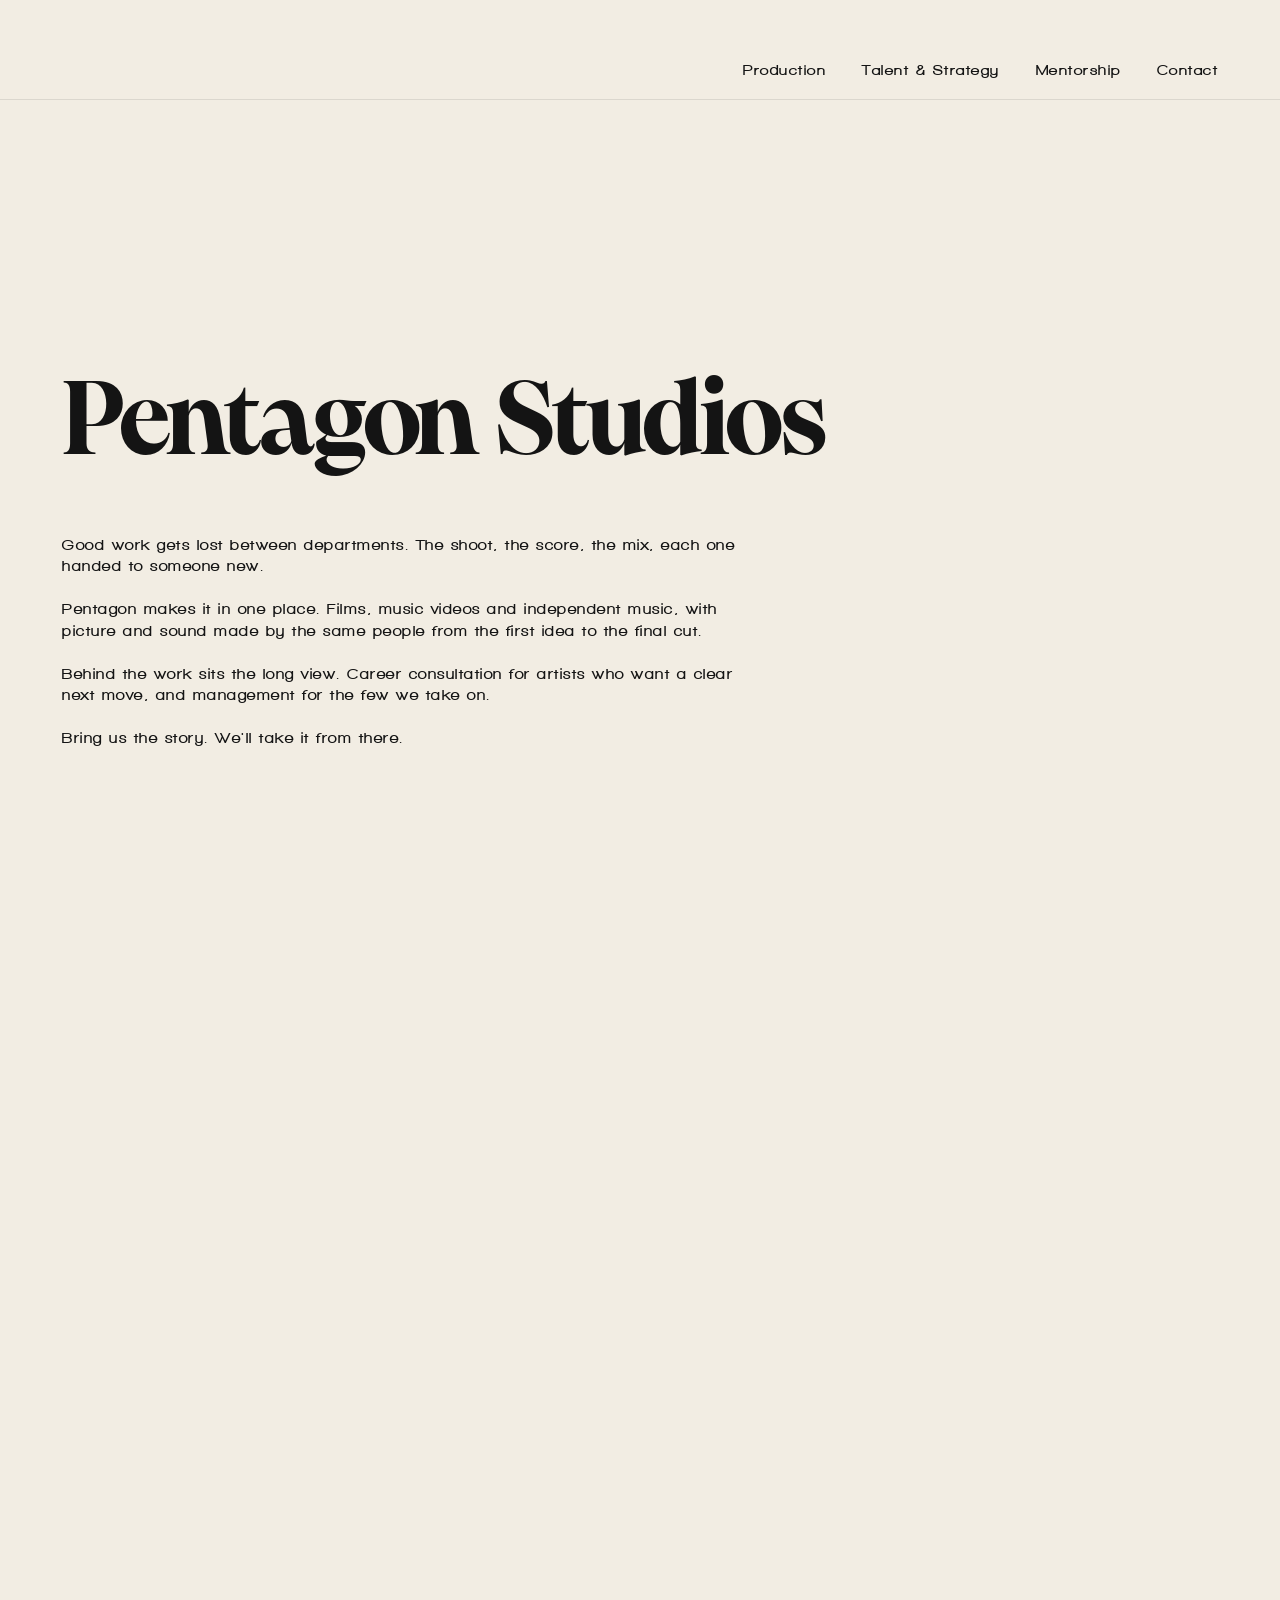
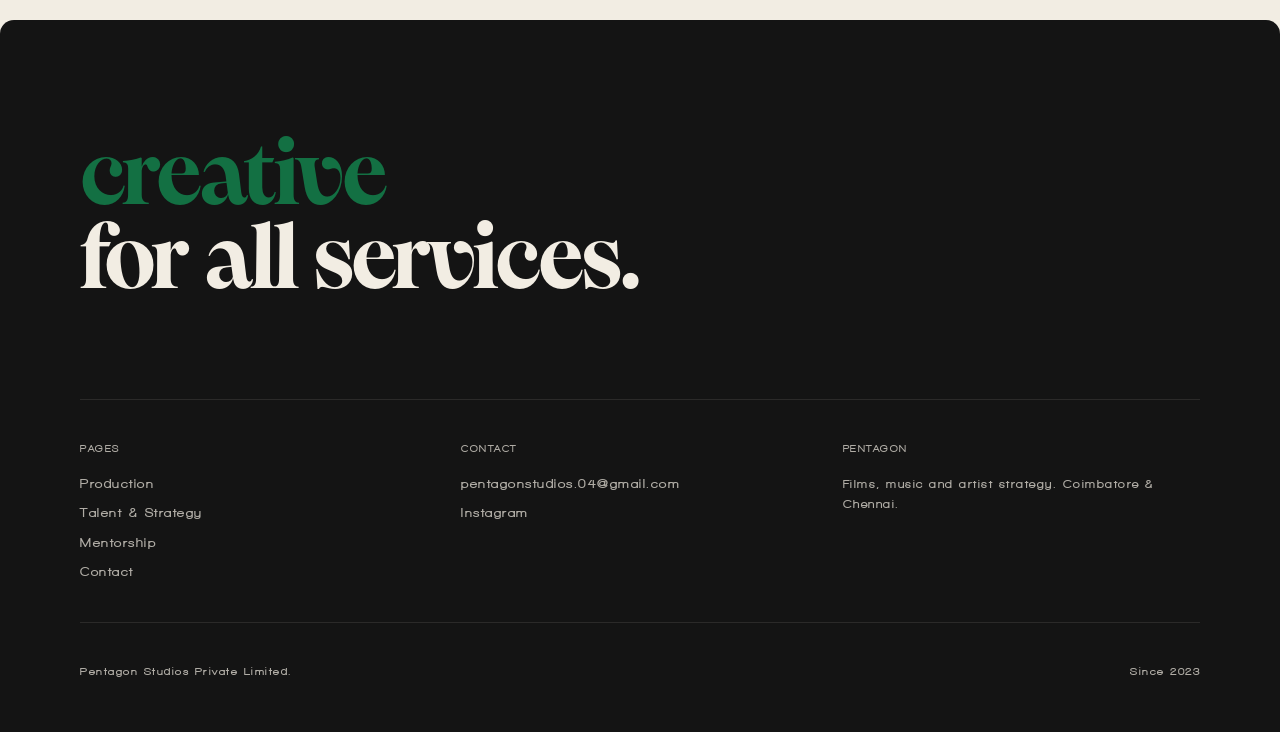
<file: index.html>
<!DOCTYPE html>
<html lang="en">
<head>
  <meta charset="UTF-8">
  <meta name="viewport" content="width=device-width, initial-scale=1.0">
  <title>Pentagon Studios</title>
  <meta name="description" content="Pentagon Studios makes films, music videos and independent music, with career consultation and artist management for the artists behind them.">
  <link rel="stylesheet" href="style.css">
  <link rel="preconnect" href="https://fonts.googleapis.com">
  <link rel="preconnect" href="https://fonts.gstatic.com" crossorigin>
  <link href="https://fonts.googleapis.com/css2?family=Inter:wght@400;500;600&display=swap" rel="stylesheet">
  <link rel="icon" type="image/png" href="favicon.png">
</head>
<body class="home">

  <!-- ── NAV ── -->
  <nav>
    <a href="index.html" class="nav-brand"><img src="logo.png" alt="" class="nav-mark">Pentagon Studios</a>
    <ul class="nav-links">
      <li><a href="production.html">Production</a></li>
      <li><a href="talent-strategy.html">Talent &amp; Strategy</a></li>
      <li><a href="mentorship.html">Mentorship</a></li>
      <li><a href="contact.html">Contact</a></li>
    </ul>
    <button class="nav-burger" aria-label="Open menu">
      <span></span><span></span><span></span>
    </button>
  </nav>

  <!-- ── MOBILE NAV ── -->
  <div class="nav-mobile" role="dialog" aria-label="Navigation">
    <a href="production.html">Production</a>
    <a href="talent-strategy.html">Talent &amp; Strategy</a>
    <a href="mentorship.html">Mentorship</a>
    <a href="contact.html">Contact</a>
  </div>

  <!-- ── SCROLL STORY ──
       Single sticky section. As you scroll:
       - Title shrinks from hero → section size
       - CTAs fade out
       - Body copy fades in
  -->
  <section class="scroll-story" id="scroll-story">
    <div class="scroll-sticky">

      <h1 id="hero-title">Pentagon Studios</h1>

      <!-- Fades out on scroll -->
      <div id="hero-ctas" class="hero-ctas">
        <a href="contact.html" class="btn btn-accent">Get in touch</a>
      </div>

      <!-- Fades in when title reaches section size -->
      <div id="about-copy" class="about-copy">
        <p class="t-body">
          Good work gets lost between departments. The shoot, the score, the mix,
          each one handed to someone new.<br><br>
          Pentagon makes it in one place. Films, music videos and independent music,
          with picture and sound made by the same people from the first idea to the
          final cut.<br><br>
          Behind the work sits the long view. Career consultation for artists who want
          a clear next move, and management for the few we take on.<br><br>
          Bring us the story. We'll take it from there.
        </p>
      </div>

    </div>
  </section>

  <!-- ── HOVER FRAME — trails cursor over the hero title ── -->
  <div class="hover-frame" id="hero-hover" aria-hidden="true">
    <p>Pentagon Studios is a creative studio based in India and Hong Kong.</p>
    <p>We specialise in film production, music videos and artist management.</p>
    <p>We are your creative for all services.</p>
  </div>

  <!-- ── FOOTER ── -->
  <footer>
    <div class="footer-inner">
      <div class="footer-tagline-row">
        <p class="footer-tagline-big"><span class="footer-tagline-accent">creative</span><br>for all services.</p>
        <img src="logo.png" alt="Pentagon Studios" class="footer-logo">
      </div>

      <div class="footer-rule"></div>

      <div class="footer-cols">
        <div class="footer-col">
          <p class="footer-col-hd">Pages</p>
          <nav class="footer-site-nav">
            <a href="production.html">Production</a>
            <a href="talent-strategy.html">Talent &amp; Strategy</a>
            <a href="mentorship.html">Mentorship</a>
            <a href="contact.html">Contact</a>
          </nav>
        </div>
        <div class="footer-col">
          <p class="footer-col-hd">Contact</p>
          <a href="mailto:pentagonstudios.04@gmail.com" class="footer-link">pentagonstudios.04@gmail.com</a>
          <a href="https://www.instagram.com/studios_pentagon/" class="footer-link" target="_blank" rel="noopener noreferrer">Instagram</a>
        </div>
        <div class="footer-col">
          <p class="footer-col-hd">Pentagon</p>
          <p class="footer-col-text">Films, music and artist strategy. Coimbatore &amp; Chennai.</p>
        </div>
      </div>

      <div class="footer-rule"></div>

      <div class="footer-bottom">
        <span class="footer-company">Pentagon Studios Private Limited.</span>
        <span class="footer-year">Since 2023</span>
      </div>
    </div>
  </footer>

  <script src="script.js"></script>
</body>
</html>
</file>
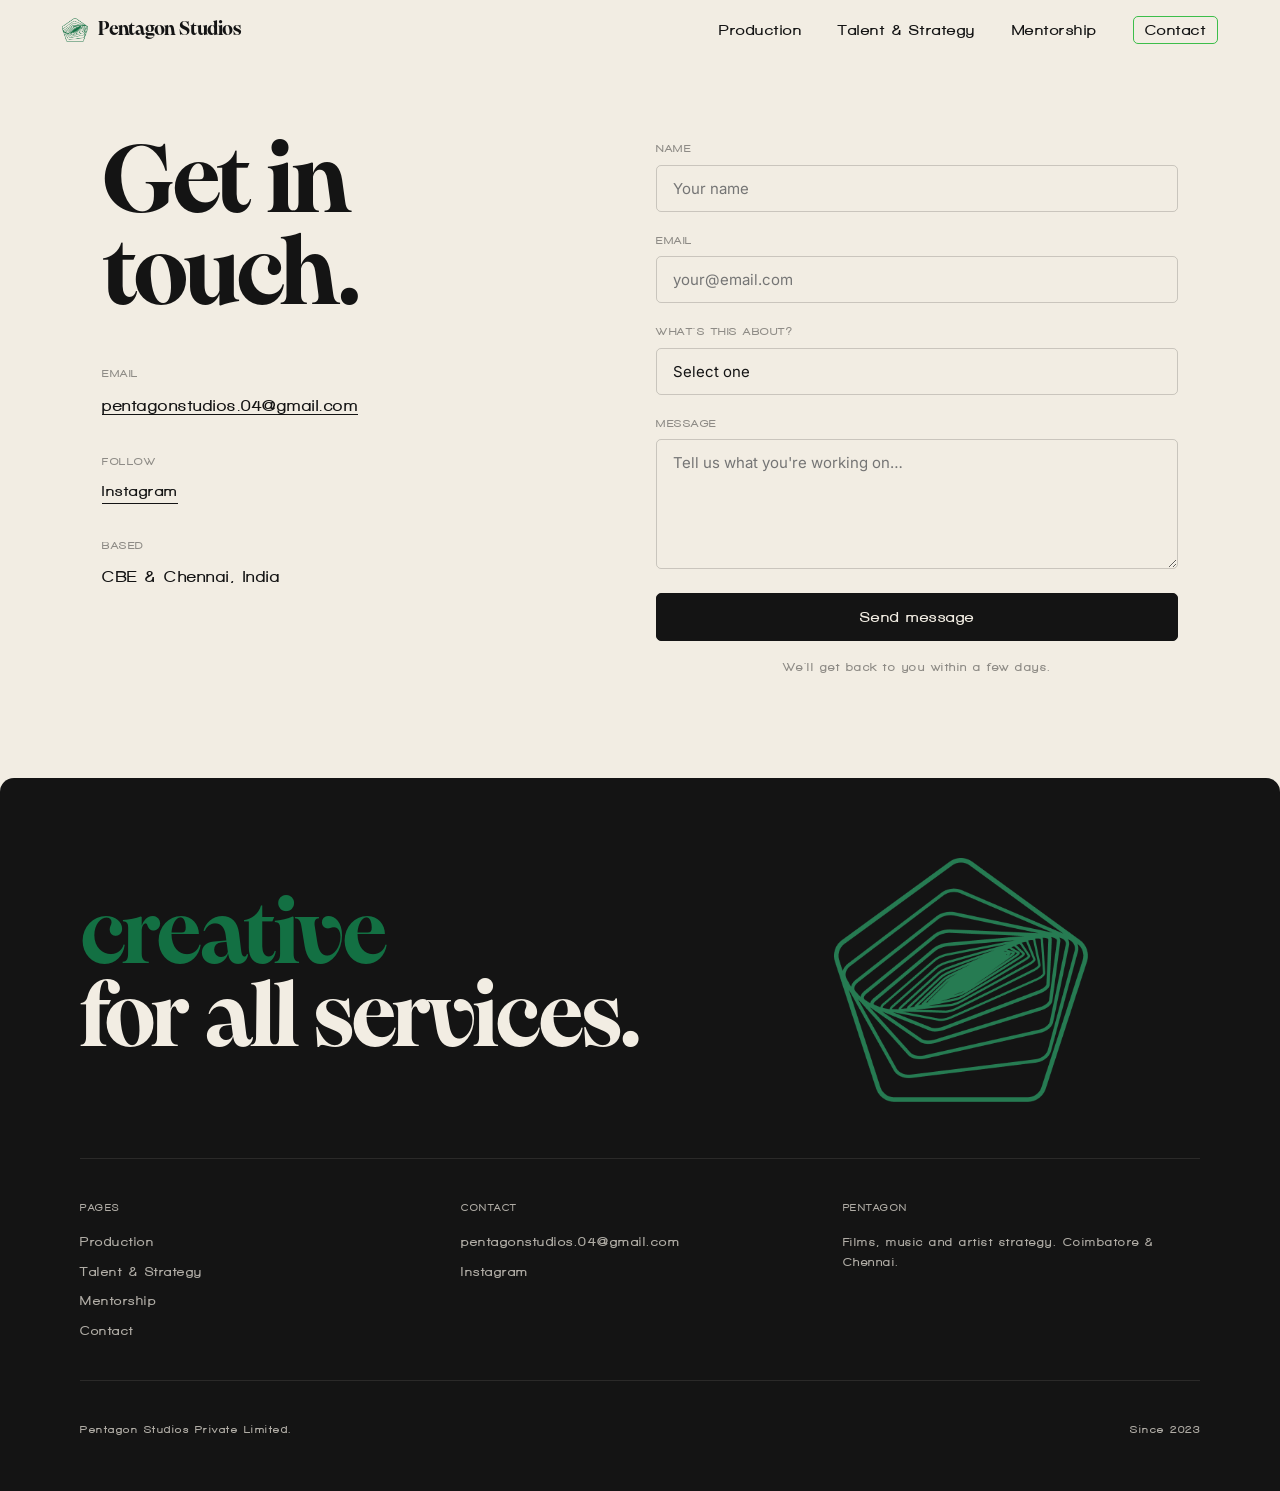
<file: contact.html>
<!DOCTYPE html>
<html lang="en">
<head>
  <meta charset="UTF-8">
  <meta name="viewport" content="width=device-width, initial-scale=1.0">
  <title>Contact — Pentagon Studios</title>
  <meta name="description" content="Get in touch with Pentagon Studios.">
  <link rel="stylesheet" href="style.css">
  <link rel="preconnect" href="https://fonts.googleapis.com">
  <link rel="preconnect" href="https://fonts.gstatic.com" crossorigin>
  <link href="https://fonts.googleapis.com/css2?family=Inter:wght@400;500;600&display=swap" rel="stylesheet">
  <link rel="icon" type="image/png" href="favicon.png">
</head>
<body>

  <!-- ── NAV ── -->
  <nav>
    <a href="index.html" class="nav-brand"><img src="logo.png" alt="" class="nav-mark">Pentagon Studios</a>
    <ul class="nav-links">
      <li><a href="production.html">Production</a></li>
      <li><a href="talent-strategy.html">Talent &amp; Strategy</a></li>
      <li><a href="mentorship.html">Mentorship</a></li>
      <li><a href="contact.html" class="active">Contact</a></li>
    </ul>
    <button class="nav-burger" aria-label="Open menu">
      <span></span><span></span><span></span>
    </button>
  </nav>

  <!-- ── MOBILE NAV ── -->
  <div class="nav-mobile" role="dialog" aria-label="Navigation">
    <a href="production.html">Production</a>
    <a href="talent-strategy.html">Talent &amp; Strategy</a>
    <a href="mentorship.html">Mentorship</a>
    <a href="contact.html">Contact</a>
  </div>

  <!-- ── CONTACT ── -->
  <main>
    <div class="contact-wrap">

      <!-- Left: info -->
      <div class="contact-info reveal">
        <h1 class="t-section">Get in<br>touch.</h1>

        <div class="contact-detail">
          <p class="contact-detail-lbl">Email</p>
          <p class="contact-detail-val"><a href="mailto:pentagonstudios.04@gmail.com">pentagonstudios.04@gmail.com</a></p>
        </div>

        <div class="contact-detail">
          <p class="contact-detail-lbl">Follow</p>
          <div class="contact-socials">
            <a href="https://www.instagram.com/studios_pentagon/" target="_blank" rel="noopener noreferrer">Instagram</a>
          </div>
        </div>

        <div class="contact-detail">
          <p class="contact-detail-lbl">Based</p>
          <p class="contact-detail-val">CBE & Chennai, India</p>
        </div>
      </div>

      <!-- Right: form -->
      <div class="reveal reveal-delay-1">
        <form
          id="contact-form"
          action="https://formspree.io/f/xeevlapw"
          method="POST"
          class="contact-form"
          novalidate
        >
          <div class="form-field">
            <label for="name">Name</label>
            <input type="text" id="name" name="name" placeholder="Your name" required autocomplete="name">
          </div>

          <div class="form-field">
            <label for="email">Email</label>
            <input type="email" id="email" name="email" placeholder="your@email.com" required autocomplete="email">
          </div>

          <div class="form-field">
            <label for="subject">What's this about?</label>
            <select id="subject" name="subject">
              <option value="" disabled selected>Select one</option>
              <option value="Career consultation">Career consultation</option>
              <option value="Mentorship">Mentorship</option>
              <option value="Production">Production</option>
              <option value="General">General enquiry</option>
            </select>
          </div>

          <div class="form-field">
            <label for="message">Message</label>
            <textarea id="message" name="message" placeholder="Tell us what you're working on…" required></textarea>
          </div>

          <button type="submit" class="btn btn-fill form-submit">Send message</button>
          <p class="form-note">We'll get back to you within a few days.</p>
        </form>
      </div>

    </div>
  </main>

  <!-- ── FOOTER ── -->
  <footer>
    <div class="footer-inner">
      <div class="footer-tagline-row">
        <p class="footer-tagline-big"><span class="footer-tagline-accent">creative</span><br>for all services.</p>
        <img src="logo.png" alt="Pentagon Studios" class="footer-logo">
      </div>

      <div class="footer-rule"></div>

      <div class="footer-cols">
        <div class="footer-col">
          <p class="footer-col-hd">Pages</p>
          <nav class="footer-site-nav">
            <a href="production.html">Production</a>
            <a href="talent-strategy.html">Talent &amp; Strategy</a>
            <a href="mentorship.html">Mentorship</a>
            <a href="contact.html">Contact</a>
          </nav>
        </div>
        <div class="footer-col">
          <p class="footer-col-hd">Contact</p>
          <a href="mailto:pentagonstudios.04@gmail.com" class="footer-link">pentagonstudios.04@gmail.com</a>
          <a href="https://www.instagram.com/studios_pentagon/" class="footer-link" target="_blank" rel="noopener noreferrer">Instagram</a>
        </div>
        <div class="footer-col">
          <p class="footer-col-hd">Pentagon</p>
          <p class="footer-col-text">Films, music and artist strategy. Coimbatore &amp; Chennai.</p>
        </div>
      </div>

      <div class="footer-rule"></div>

      <div class="footer-bottom">
        <span class="footer-company">Pentagon Studios Private Limited.</span>
        <span class="footer-year">Since 2023</span>
      </div>
    </div>
  </footer>

  <script src="script.js"></script>
</body>
</html>
</file>
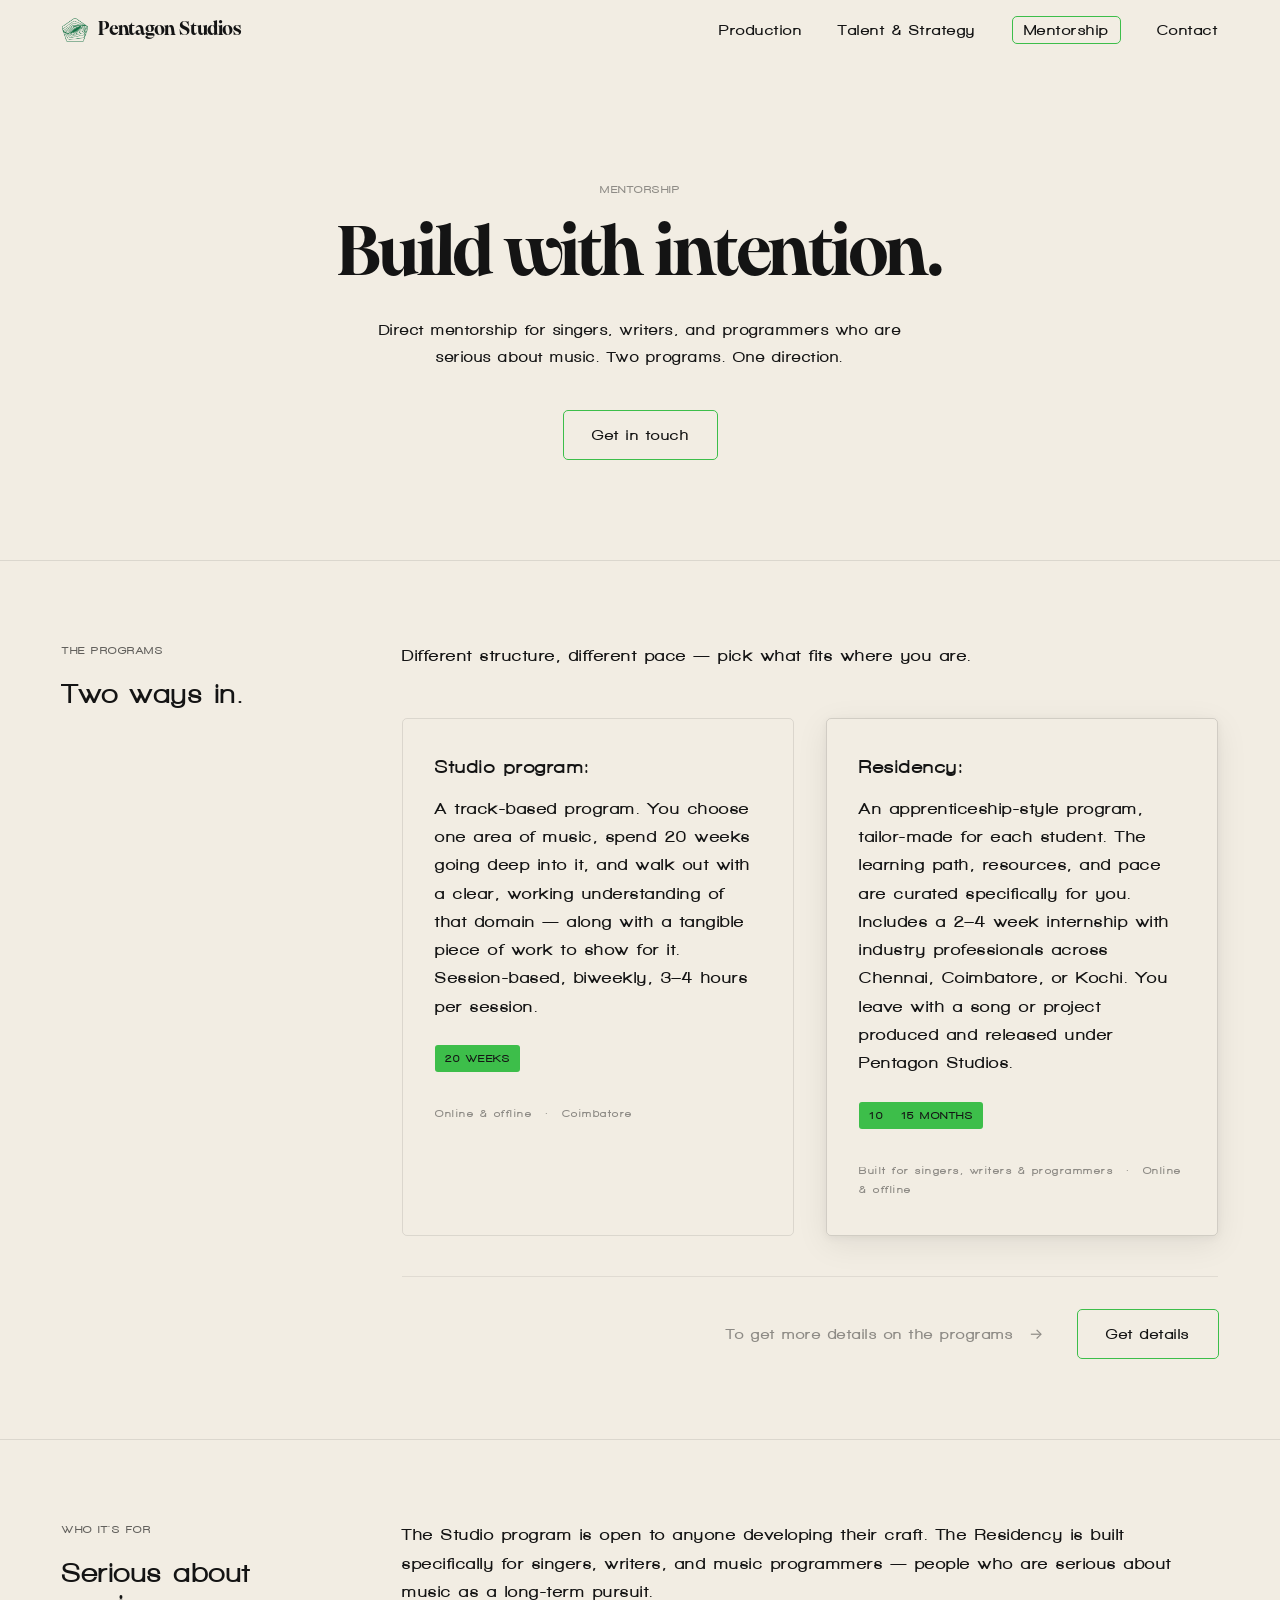
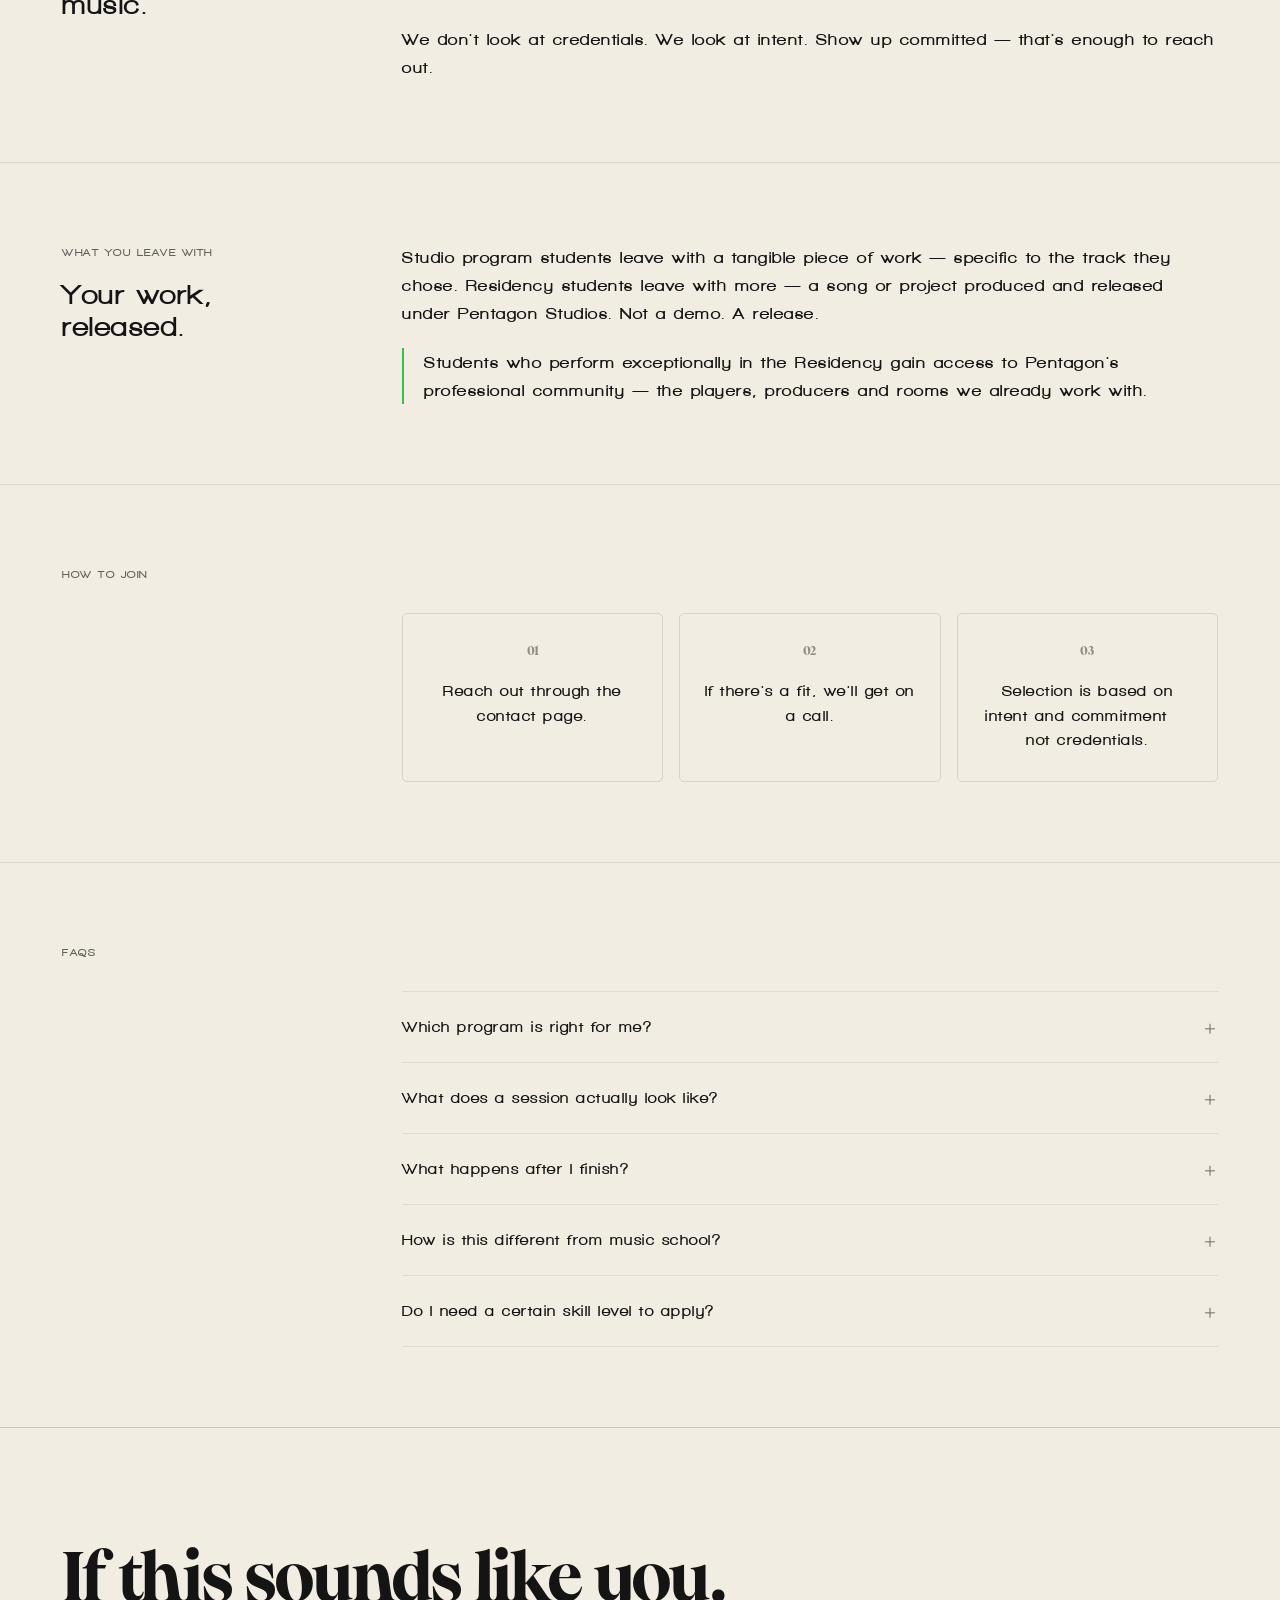
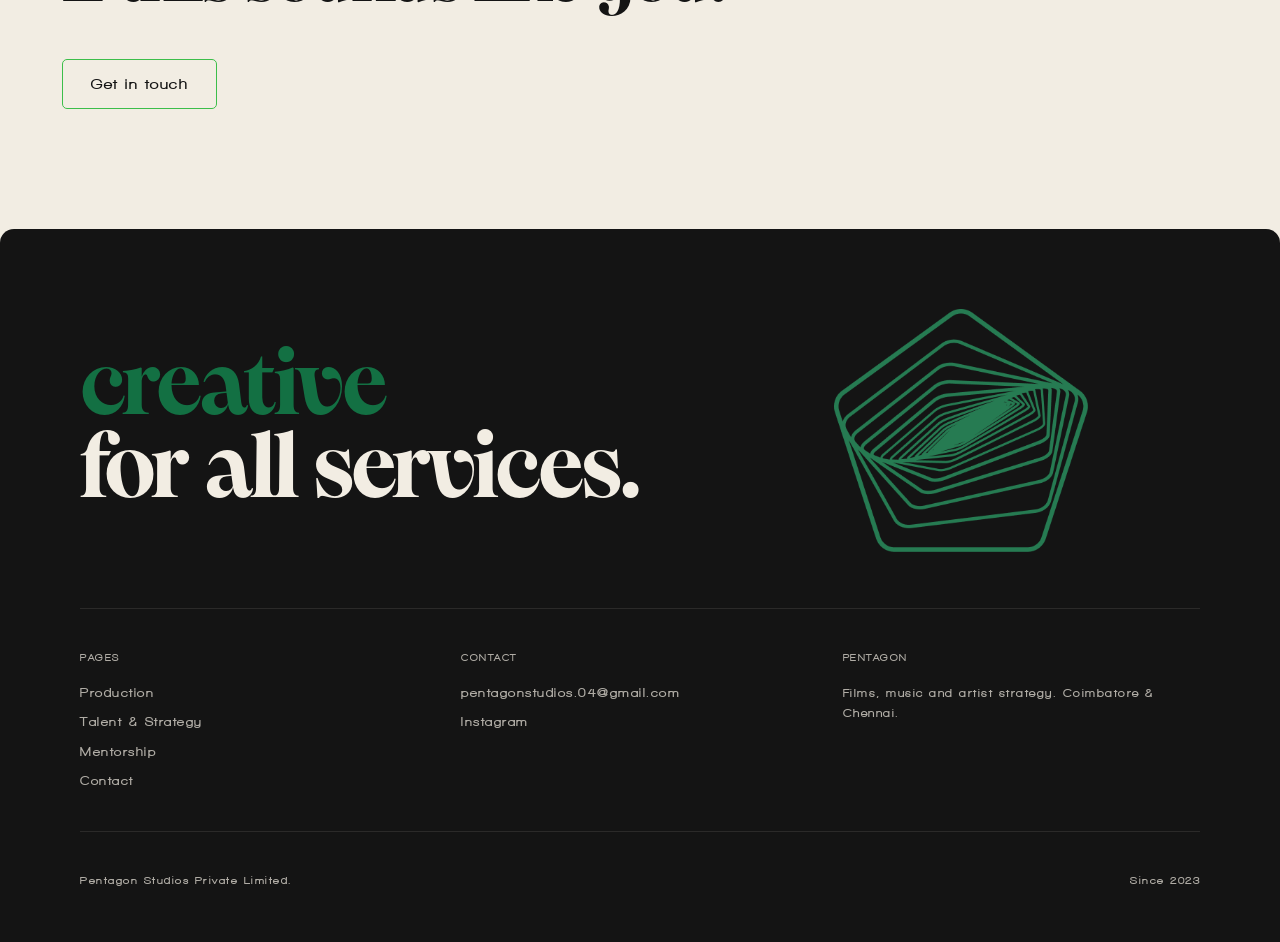
<file: mentorship.html>
<!DOCTYPE html>
<html lang="en">
<head>
  <meta charset="UTF-8">
  <meta name="viewport" content="width=device-width, initial-scale=1.0">
  <title>Mentorship — Pentagon Studios</title>
  <meta name="description" content="Direct mentorship for artists, producers, and creatives ready to build with intention.">
  <link rel="stylesheet" href="style.css">
  <link rel="preconnect" href="https://fonts.googleapis.com">
  <link rel="preconnect" href="https://fonts.gstatic.com" crossorigin>
  <link href="https://fonts.googleapis.com/css2?family=Inter:wght@400;500;600&display=swap" rel="stylesheet">
  <link rel="icon" type="image/png" href="favicon.png">
</head>
<body>

  <!-- ── NAV ── -->
  <nav>
    <a href="index.html" class="nav-brand"><img src="logo.png" alt="" class="nav-mark">Pentagon Studios</a>
    <ul class="nav-links">
      <li><a href="production.html">Production</a></li>
      <li><a href="talent-strategy.html">Talent &amp; Strategy</a></li>
      <li><a href="mentorship.html" class="active">Mentorship</a></li>
      <li><a href="contact.html">Contact</a></li>
    </ul>
    <button class="nav-burger" aria-label="Open menu">
      <span></span><span></span><span></span>
    </button>
  </nav>

  <!-- ── MOBILE NAV ── -->
  <div class="nav-mobile" role="dialog" aria-label="Navigation">
    <a href="production.html">Production</a>
    <a href="talent-strategy.html">Talent &amp; Strategy</a>
    <a href="mentorship.html">Mentorship</a>
    <a href="contact.html">Contact</a>
  </div>

  <main>

    <!-- ── HERO ── -->
    <section class="inner-hero inner-hero--center">
      <p class="coming-soon-label reveal">Mentorship</p>
      <h1 class="t-hero inner-hero-title reveal reveal-delay-1">Build with intention.</h1>
      <p class="inner-hero-sub reveal reveal-delay-2">
        Direct mentorship for singers, writers, and programmers who are serious about music.
        Two programs. One direction.
      </p>
      <a href="contact.html" class="btn btn-accent reveal reveal-delay-3">Get in touch</a>
    </section>

    <!-- ── THE PROGRAMMES ── -->
    <section class="inner-section">
      <div class="inner-section-left">
        <p class="section-label reveal">The Programs</p>
        <h2 class="t-h2 reveal reveal-delay-1">Two ways in.</h2>
      </div>
      <div class="inner-section-right">
        <p class="section-body reveal">
          Different structure, different pace — pick what fits where you are.
        </p>
        <div class="program-tracks">
          <div class="program-track reveal">
            <h3 class="t-h3">Studio program:</h3>
            <p class="section-body">
              A track-based program. You choose one area of music, spend 20 weeks going deep into it,
              and walk out with a clear, working understanding of that domain — along with a tangible
              piece of work to show for it. Session-based, biweekly, 3–4 hours per session.
            </p>
            <p class="track-duration">20 weeks</p>
            <p class="track-meta">Online &amp; offline &nbsp;·&nbsp; Coimbatore</p>
          </div>
          <div class="program-track program-track--elevated reveal reveal-delay-1">
            <h3 class="t-h3">Residency:</h3>
            <p class="section-body">
              An apprenticeship-style program, tailor-made for each student. The learning path,
              resources, and pace are curated specifically for you. Includes a 2–4 week internship
              with industry professionals across Chennai, Coimbatore, or Kochi. You leave with a
              song or project produced and released under Pentagon Studios.
            </p>
            <p class="track-duration">10 – 15 months</p>
            <p class="track-meta">Built for singers, writers &amp; programmers &nbsp;·&nbsp; Online &amp; offline</p>
          </div>
        </div>
        <div class="program-cta-row reveal reveal-delay-2">
          <p>To get more details on the programs &nbsp;→</p>
          <a href="contact.html" class="btn btn-accent">Get details</a>
        </div>
      </div>
    </section>

    <!-- ── WHO IT'S FOR ── -->
    <section class="inner-section">
      <div class="inner-section-left">
        <p class="section-label reveal">Who it's for</p>
        <h2 class="t-h2 reveal reveal-delay-1">Serious about music.</h2>
      </div>
      <div class="inner-section-right">
        <p class="section-body reveal">
          The Studio program is open to anyone developing their craft. The Residency is built
          specifically for singers, writers, and music programmers — people who are serious about
          music as a long-term pursuit.
        </p>
        <p class="section-body reveal reveal-delay-1">
          We don't look at credentials. We look at intent.
          Show up committed — that's enough to reach out.
        </p>
      </div>
    </section>

    <!-- ── WHAT YOU LEAVE WITH ── -->
    <section class="inner-section">
      <div class="inner-section-left">
        <p class="section-label reveal">What you leave with</p>
        <h2 class="t-h2 reveal reveal-delay-1">Your work,<br>released.</h2>
      </div>
      <div class="inner-section-right">
        <p class="section-body reveal">
          Studio program students leave with a tangible piece of work — specific to the track
          they chose. Residency students leave with more — a song or project produced and
          released under Pentagon Studios. Not a demo. A release.
        </p>
        <p class="section-body section-body--pull reveal reveal-delay-1">
          Students who perform exceptionally in the Residency gain access to Pentagon's
          professional community — the players, producers and rooms we already work with.
        </p>
      </div>
    </section>

    <!-- ── HOW TO JOIN ── -->
    <section class="inner-section">
      <div class="inner-section-left">
        <p class="section-label reveal">How to join</p>
      </div>
      <div class="inner-section-right">
        <ol class="process-list">
          <li class="reveal">
            <span class="process-num">01</span>
            <span class="process-text">Reach out through the contact page.</span>
          </li>
          <li class="reveal reveal-delay-1">
            <span class="process-num">02</span>
            <span class="process-text">If there's a fit, we'll get on a call.</span>
          </li>
          <li class="reveal reveal-delay-2">
            <span class="process-num">03</span>
            <span class="process-text">Selection is based on intent and commitment — not credentials.</span>
          </li>
        </ol>
      </div>
    </section>

    <!-- ── FAQs ── -->
    <section class="inner-section">
      <div class="inner-section-left">
        <p class="section-label reveal">FAQs</p>
      </div>
      <div class="inner-section-right">
        <div class="faq-list">

          <div class="faq-item reveal">
            <button class="faq-q">Which program is right for me?</button>
            <div class="faq-a">
              <p>If you want to go deep into one specific area of music and leave with a real piece of work — Studio program. If you want something built entirely around you, with a song or project released under Pentagon at the end — Residency.</p>
            </div>
          </div>

          <div class="faq-item reveal reveal-delay-1">
            <button class="faq-q">What does a session actually look like?</button>
            <div class="faq-a">
              <p>The Studio program runs biweekly sessions, 3–4 hours each — focused on your chosen track with structured guidance throughout. The Residency has no fixed schedule. You work on what's needed, when it's needed. A 2–4 week internship with industry professionals in Chennai, Coimbatore, or Kochi is built into the program.</p>
            </div>
          </div>

          <div class="faq-item reveal reveal-delay-2">
            <button class="faq-q">What happens after I finish?</button>
            <div class="faq-a">
              <p>Studio program graduates leave with a tangible piece of work from their chosen track. Residency graduates leave with a song or project — produced and released under Pentagon Studios. Students who perform exceptionally are brought into the network we work with.</p>
            </div>
          </div>

          <div class="faq-item reveal reveal-delay-3">
            <button class="faq-q">How is this different from music school?</button>
            <div class="faq-a">
              <p>Music school gives you a degree. This gives you proximity — to real work, real decisions, and real people in the industry. There's no classroom, no syllabus, no certificate. Just focused months of building something real.</p>
            </div>
          </div>

          <div class="faq-item reveal reveal-delay-3">
            <button class="faq-q">Do I need a certain skill level to apply?</button>
            <div class="faq-a">
              <p>No. We look for commitment, not credentials. If you're serious about music and ready to show up fully — that's enough to reach out.</p>
            </div>
          </div>

        </div>
      </div>
    </section>

    <!-- ── CLOSING CTA ── -->
    <section class="inner-cta">
      <h2 class="t-section inner-hero-title reveal">If this sounds like you.</h2>
      <a href="contact.html" class="btn btn-accent reveal reveal-delay-1">Get in touch</a>
    </section>

  </main>

  <!-- ── FOOTER ── -->
  <footer>
    <div class="footer-inner">
      <div class="footer-tagline-row">
        <p class="footer-tagline-big"><span class="footer-tagline-accent">creative</span><br>for all services.</p>
        <img src="logo.png" alt="Pentagon Studios" class="footer-logo">
      </div>

      <div class="footer-rule"></div>

      <div class="footer-cols">
        <div class="footer-col">
          <p class="footer-col-hd">Pages</p>
          <nav class="footer-site-nav">
            <a href="production.html">Production</a>
            <a href="talent-strategy.html">Talent &amp; Strategy</a>
            <a href="mentorship.html">Mentorship</a>
            <a href="contact.html">Contact</a>
          </nav>
        </div>
        <div class="footer-col">
          <p class="footer-col-hd">Contact</p>
          <a href="mailto:pentagonstudios.04@gmail.com" class="footer-link">pentagonstudios.04@gmail.com</a>
          <a href="https://www.instagram.com/studios_pentagon/" class="footer-link" target="_blank" rel="noopener noreferrer">Instagram</a>
        </div>
        <div class="footer-col">
          <p class="footer-col-hd">Pentagon</p>
          <p class="footer-col-text">Films, music and artist strategy. Coimbatore &amp; Chennai.</p>
        </div>
      </div>

      <div class="footer-rule"></div>

      <div class="footer-bottom">
        <span class="footer-company">Pentagon Studios Private Limited.</span>
        <span class="footer-year">Since 2023</span>
      </div>
    </div>
  </footer>

  <script src="script.js"></script>
</body>
</html>
</file>
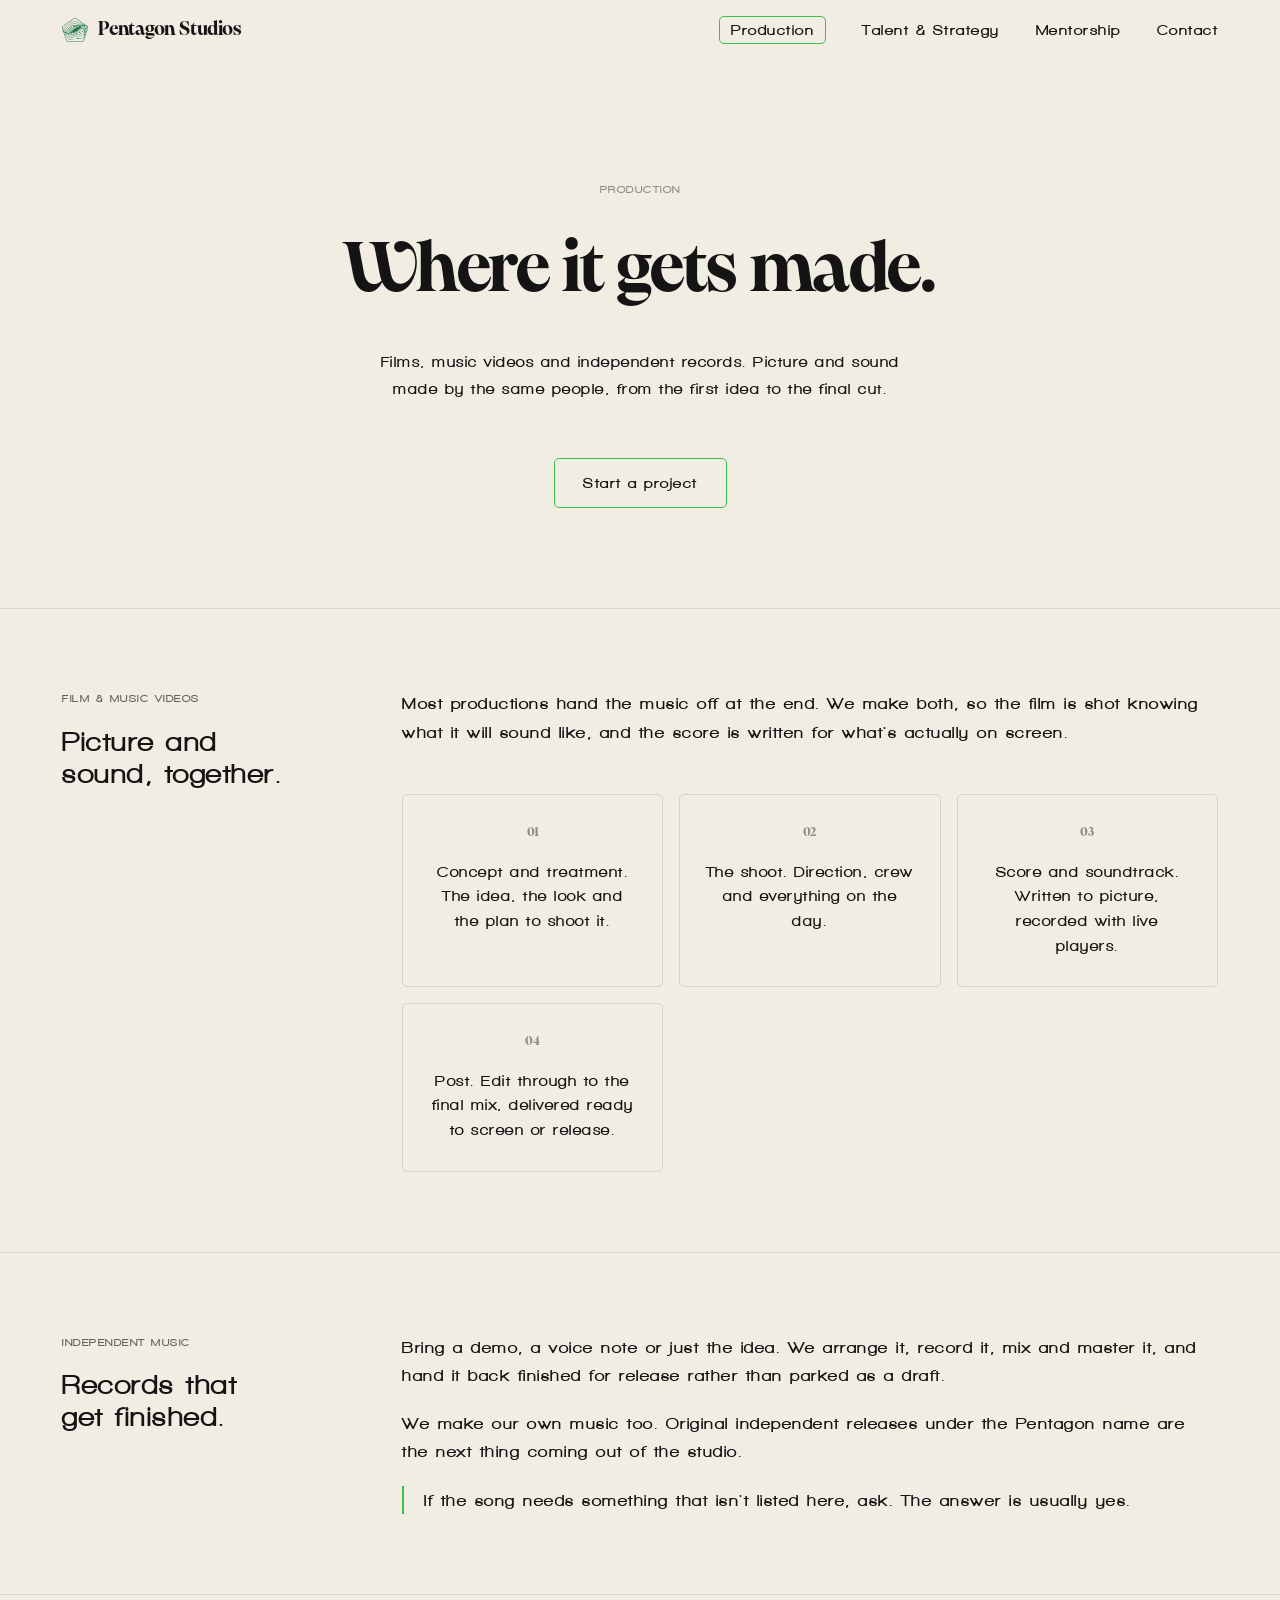
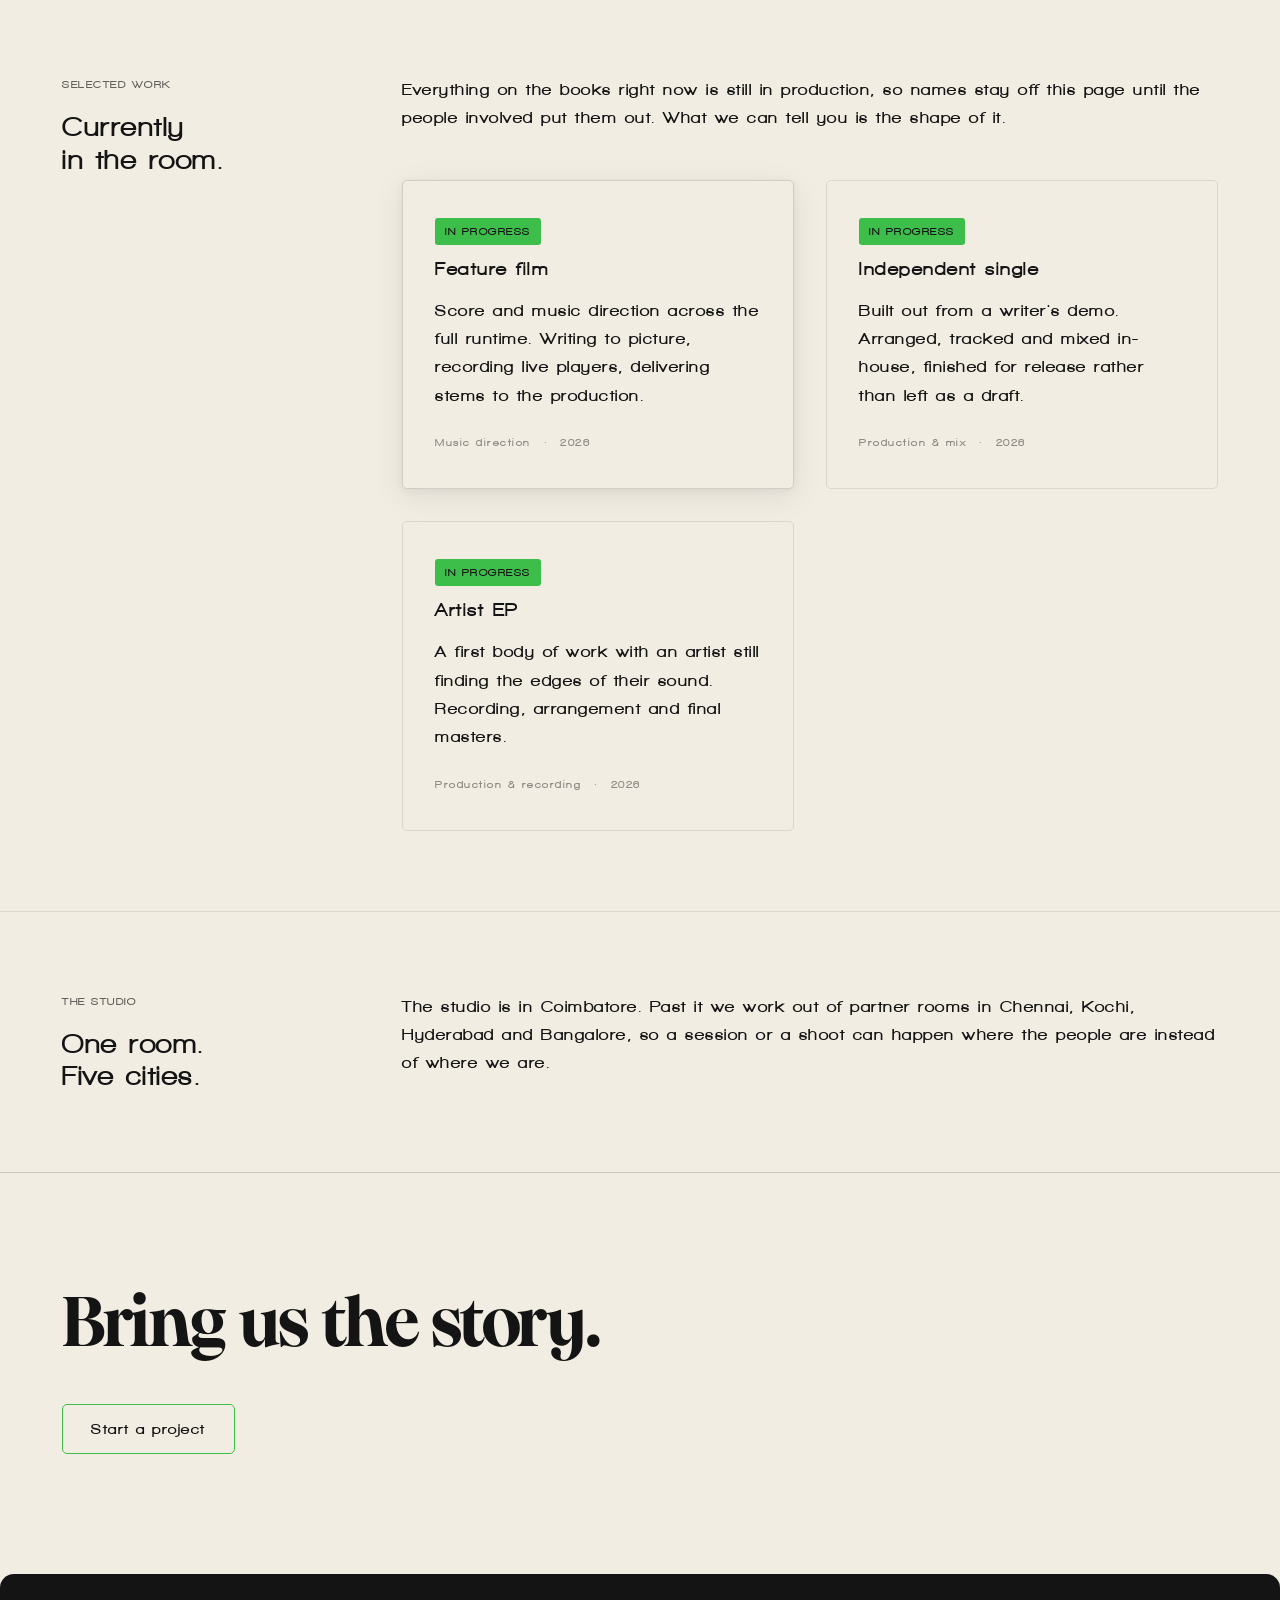
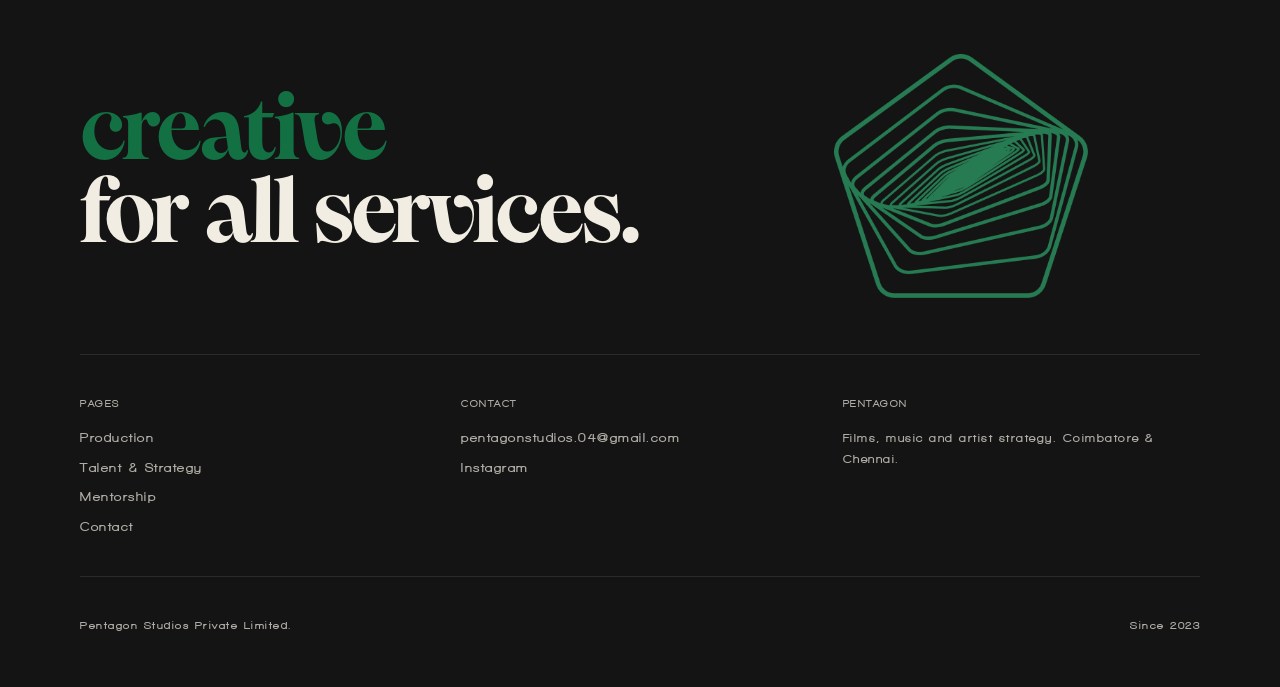
<file: production.html>
<!DOCTYPE html>
<html lang="en">
<head>
  <meta charset="UTF-8">
  <meta name="viewport" content="width=device-width, initial-scale=1.0">
  <title>Production — Pentagon Studios</title>
  <meta name="description" content="Film production, music videos and independent music from Pentagon Studios.">
  <link rel="stylesheet" href="style.css">
  <link rel="preconnect" href="https://fonts.googleapis.com">
  <link rel="preconnect" href="https://fonts.gstatic.com" crossorigin>
  <link href="https://fonts.googleapis.com/css2?family=Inter:wght@400;500;600&display=swap" rel="stylesheet">
  <link rel="icon" type="image/png" href="favicon.png">
</head>
<body>

  <!-- ── NAV ── -->
  <nav>
    <a href="index.html" class="nav-brand"><img src="logo.png" alt="" class="nav-mark">Pentagon Studios</a>
    <ul class="nav-links">
      <li><a href="production.html" class="active">Production</a></li>
      <li><a href="talent-strategy.html">Talent &amp; Strategy</a></li>
      <li><a href="mentorship.html">Mentorship</a></li>
      <li><a href="contact.html">Contact</a></li>
    </ul>
    <button class="nav-burger" aria-label="Open menu">
      <span></span><span></span><span></span>
    </button>
  </nav>

  <!-- ── MOBILE NAV ── -->
  <div class="nav-mobile" role="dialog" aria-label="Navigation">
    <a href="production.html">Production</a>
    <a href="talent-strategy.html">Talent &amp; Strategy</a>
    <a href="mentorship.html">Mentorship</a>
    <a href="contact.html">Contact</a>
  </div>

  <main>

    <!-- ── HERO ── -->
    <section class="inner-hero inner-hero--center inner-hero--airy">
      <p class="coming-soon-label reveal">Production</p>
      <h1 class="t-hero inner-hero-title reveal reveal-delay-1">Where it gets made.</h1>
      <p class="inner-hero-sub reveal reveal-delay-2">
        Films, music videos and independent records. Picture and sound made by the
        same people, from the first idea to the final cut.
      </p>
      <a href="contact.html" class="btn btn-accent reveal reveal-delay-3">Start a project</a>
    </section>

    <!-- ── FILM & MUSIC VIDEOS ── -->
    <section class="inner-section">
      <div class="inner-section-left">
        <p class="section-label reveal">Film &amp; music videos</p>
        <h2 class="t-h2 reveal reveal-delay-1">Picture and<br>sound, together.</h2>
      </div>
      <div class="inner-section-right">
        <p class="section-body reveal">
          Most productions hand the music off at the end. We make both, so the film is
          shot knowing what it will sound like, and the score is written for what's
          actually on screen.
        </p>
        <ol class="process-list">
          <li class="reveal">
            <span class="process-num">01</span>
            <span class="process-text">Concept and treatment. The idea, the look and the plan to shoot it.</span>
          </li>
          <li class="reveal reveal-delay-1">
            <span class="process-num">02</span>
            <span class="process-text">The shoot. Direction, crew and everything on the day.</span>
          </li>
          <li class="reveal reveal-delay-2">
            <span class="process-num">03</span>
            <span class="process-text">Score and soundtrack. Written to picture, recorded with live players.</span>
          </li>
          <li class="reveal reveal-delay-3">
            <span class="process-num">04</span>
            <span class="process-text">Post. Edit through to the final mix, delivered ready to screen or release.</span>
          </li>
        </ol>
      </div>
    </section>

    <!-- ── INDEPENDENT MUSIC ── -->
    <section class="inner-section">
      <div class="inner-section-left">
        <p class="section-label reveal">Independent music</p>
        <h2 class="t-h2 reveal reveal-delay-1">Records that<br>get finished.</h2>
      </div>
      <div class="inner-section-right">
        <p class="section-body reveal">
          Bring a demo, a voice note or just the idea. We arrange it, record it, mix and
          master it, and hand it back finished for release rather than parked as a draft.
        </p>
        <p class="section-body reveal reveal-delay-1">
          We make our own music too. Original independent releases under the Pentagon
          name are the next thing coming out of the studio.
        </p>
        <p class="section-body section-body--pull reveal reveal-delay-2">
          If the song needs something that isn't listed here, ask. The answer is usually yes.
        </p>
      </div>
    </section>

    <!-- ── SELECTED WORK ──
         Everything is mid-production, so these describe the shape of the work
         without naming it. Swap in real names + years as projects release.
    -->
    <section class="inner-section">
      <div class="inner-section-left">
        <p class="section-label reveal">Selected work</p>
        <h2 class="t-h2 reveal reveal-delay-1">Currently<br>in the room.</h2>
      </div>
      <div class="inner-section-right">
        <p class="section-body reveal">
          Everything on the books right now is still in production, so names stay off
          this page until the people involved put them out. What we can tell you is
          the shape of it.
        </p>
        <div class="program-tracks">
          <div class="program-track program-track--elevated reveal">
            <p class="track-duration">In progress</p>
            <h3 class="t-h3">Feature film</h3>
            <p class="section-body">
              Score and music direction across the full runtime. Writing to picture,
              recording live players, delivering stems to the production.
            </p>
            <p class="track-meta">Music direction &nbsp;·&nbsp; 2026</p>
          </div>

          <div class="program-track reveal reveal-delay-1">
            <p class="track-duration">In progress</p>
            <h3 class="t-h3">Independent single</h3>
            <p class="section-body">
              Built out from a writer's demo. Arranged, tracked and mixed in-house,
              finished for release rather than left as a draft.
            </p>
            <p class="track-meta">Production &amp; mix &nbsp;·&nbsp; 2026</p>
          </div>

          <div class="program-track reveal reveal-delay-2">
            <p class="track-duration">In progress</p>
            <h3 class="t-h3">Artist EP</h3>
            <p class="section-body">
              A first body of work with an artist still finding the edges of their
              sound. Recording, arrangement and final masters.
            </p>
            <p class="track-meta">Production &amp; recording &nbsp;·&nbsp; 2026</p>
          </div>

        </div>
      </div>
    </section>

    <!-- ── THE STUDIO ── -->
    <section class="inner-section">
      <div class="inner-section-left">
        <p class="section-label reveal">The studio</p>
        <h2 class="t-h2 reveal reveal-delay-1">One room.<br>Five cities.</h2>
      </div>
      <div class="inner-section-right">
        <p class="section-body reveal">
          The studio is in Coimbatore. Past it we work out of partner rooms in Chennai,
          Kochi, Hyderabad and Bangalore, so a session or a shoot can happen where the
          people are instead of where we are.
        </p>
      </div>
    </section>

    <!-- ── CLOSING CTA ── -->
    <section class="inner-cta">
      <h2 class="t-section inner-hero-title reveal">Bring us the story.</h2>
      <a href="contact.html" class="btn btn-accent reveal reveal-delay-1">Start a project</a>
    </section>

  </main>

  <!-- ── FOOTER ── -->
  <footer>
    <div class="footer-inner">
      <div class="footer-tagline-row">
        <p class="footer-tagline-big"><span class="footer-tagline-accent">creative</span><br>for all services.</p>
        <img src="logo.png" alt="Pentagon Studios" class="footer-logo">
      </div>

      <div class="footer-rule"></div>

      <div class="footer-cols">
        <div class="footer-col">
          <p class="footer-col-hd">Pages</p>
          <nav class="footer-site-nav">
            <a href="production.html">Production</a>
            <a href="talent-strategy.html">Talent &amp; Strategy</a>
            <a href="mentorship.html">Mentorship</a>
            <a href="contact.html">Contact</a>
          </nav>
        </div>
        <div class="footer-col">
          <p class="footer-col-hd">Contact</p>
          <a href="mailto:pentagonstudios.04@gmail.com" class="footer-link">pentagonstudios.04@gmail.com</a>
          <a href="https://www.instagram.com/studios_pentagon/" class="footer-link" target="_blank" rel="noopener noreferrer">Instagram</a>
        </div>
        <div class="footer-col">
          <p class="footer-col-hd">Pentagon</p>
          <p class="footer-col-text">Films, music and artist strategy. Coimbatore &amp; Chennai.</p>
        </div>
      </div>

      <div class="footer-rule"></div>

      <div class="footer-bottom">
        <span class="footer-company">Pentagon Studios Private Limited.</span>
        <span class="footer-year">Since 2023</span>
      </div>
    </div>
  </footer>

  <script src="script.js"></script>
</body>
</html>
</file>
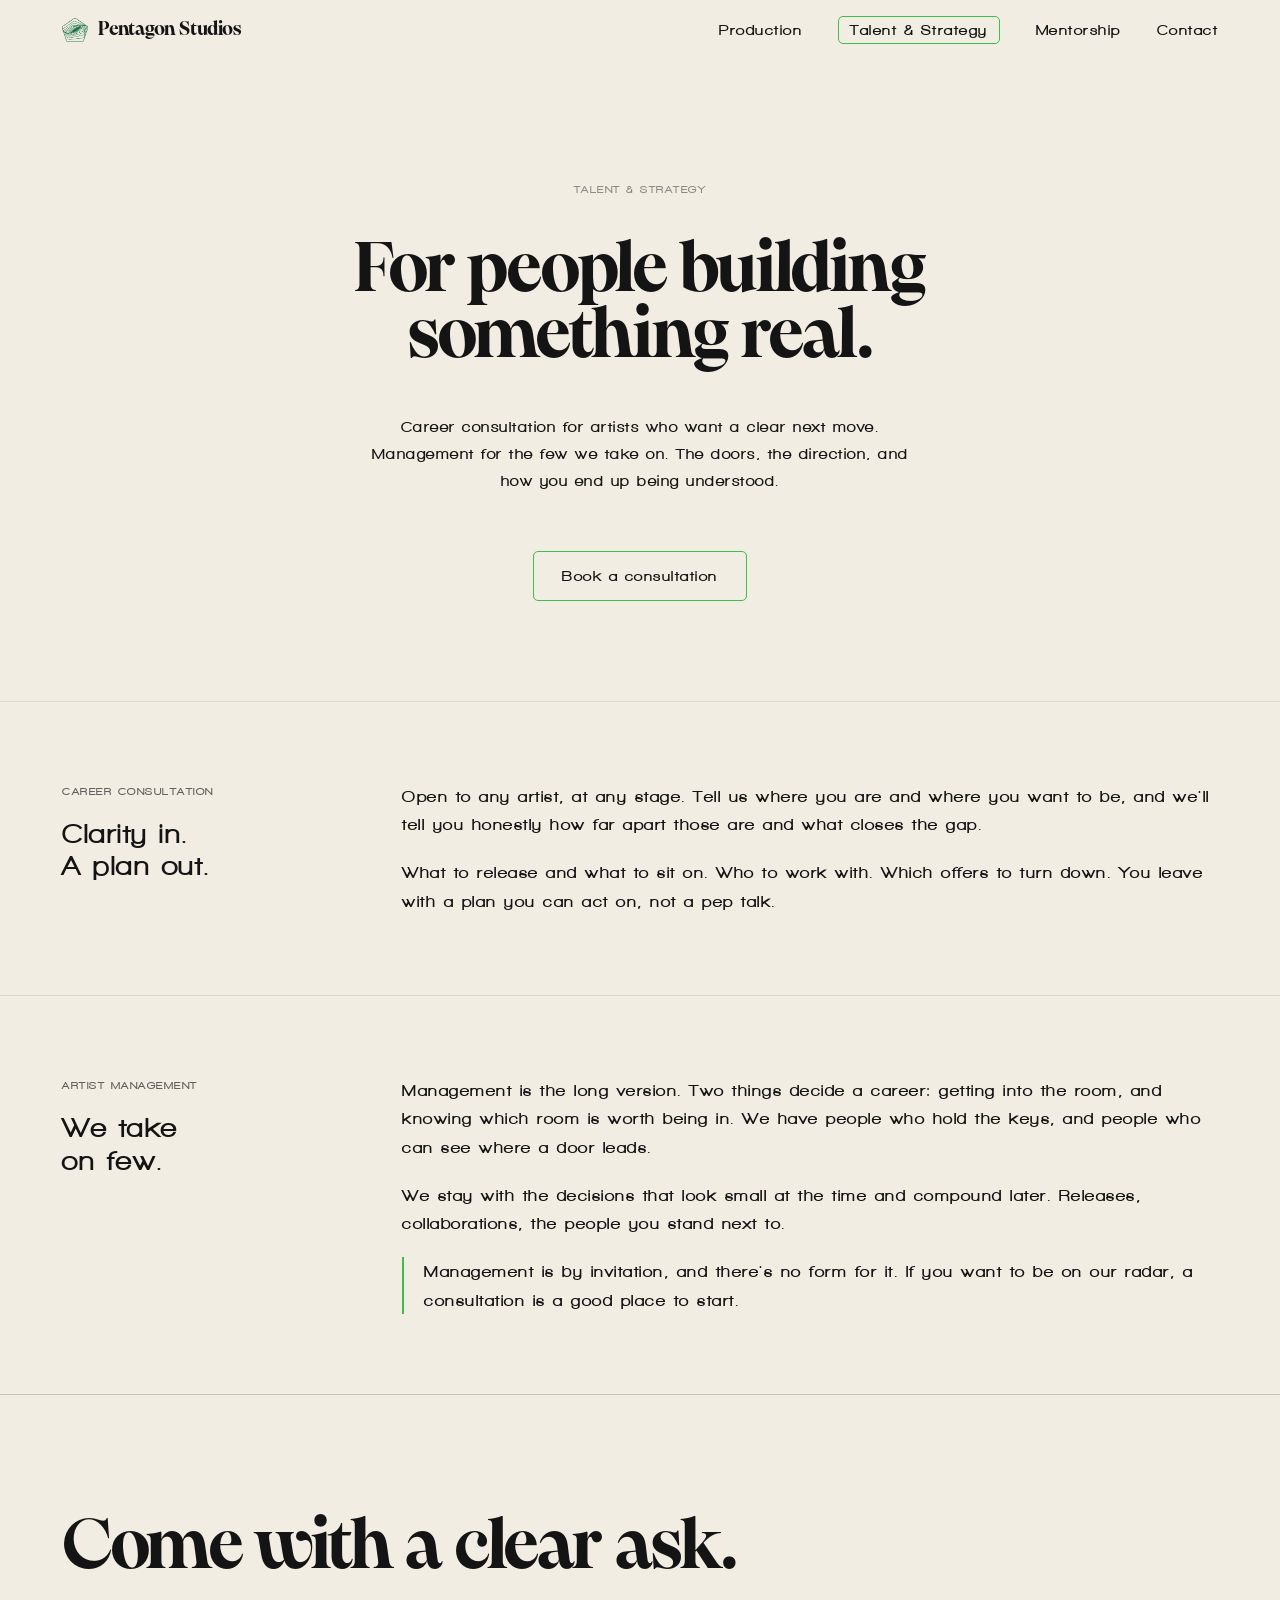
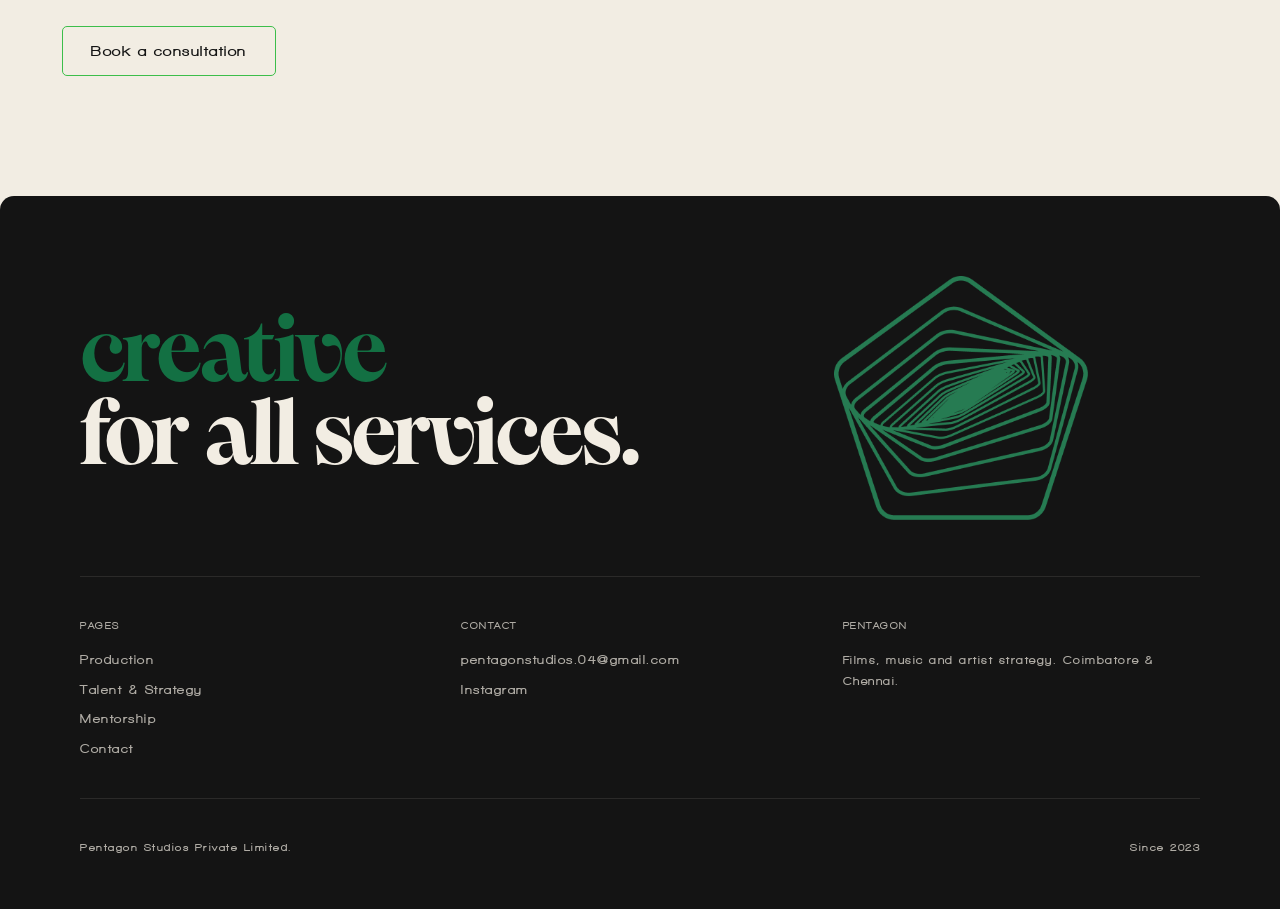
<file: talent-strategy.html>
<!DOCTYPE html>
<html lang="en">
<head>
  <meta charset="UTF-8">
  <meta name="viewport" content="width=device-width, initial-scale=1.0">
  <title>Talent &amp; Strategy — Pentagon Studios</title>
  <meta name="description" content="Career consultation and artist management from Pentagon Studios.">
  <link rel="stylesheet" href="style.css">
  <link rel="preconnect" href="https://fonts.googleapis.com">
  <link rel="preconnect" href="https://fonts.gstatic.com" crossorigin>
  <link href="https://fonts.googleapis.com/css2?family=Inter:wght@400;500;600&display=swap" rel="stylesheet">
  <link rel="icon" type="image/png" href="favicon.png">
</head>
<body>

  <!-- ── NAV ── -->
  <nav>
    <a href="index.html" class="nav-brand"><img src="logo.png" alt="" class="nav-mark">Pentagon Studios</a>
    <ul class="nav-links">
      <li><a href="production.html">Production</a></li>
      <li><a href="talent-strategy.html" class="active">Talent &amp; Strategy</a></li>
      <li><a href="mentorship.html">Mentorship</a></li>
      <li><a href="contact.html">Contact</a></li>
    </ul>
    <button class="nav-burger" aria-label="Open menu">
      <span></span><span></span><span></span>
    </button>
  </nav>

  <!-- ── MOBILE NAV ── -->
  <div class="nav-mobile" role="dialog" aria-label="Navigation">
    <a href="production.html">Production</a>
    <a href="talent-strategy.html">Talent &amp; Strategy</a>
    <a href="mentorship.html">Mentorship</a>
    <a href="contact.html">Contact</a>
  </div>

  <!-- ── CONTENT ── -->
  <main>

    <!-- ── HERO ── -->
    <section class="inner-hero inner-hero--center inner-hero--airy">
      <p class="coming-soon-label reveal">Talent &amp; Strategy</p>
      <h1 class="t-hero inner-hero-title reveal reveal-delay-1">For people building<br>something real.</h1>
      <p class="inner-hero-sub reveal reveal-delay-2">
        Career consultation for artists who want a clear next move. Management for the
        few we take on. The doors, the direction, and how you end up being understood.
      </p>
      <a href="contact.html" class="btn btn-accent reveal reveal-delay-3">Book a consultation</a>
    </section>

    <!-- ── CAREER CONSULTATION ── -->
    <section class="inner-section">
      <div class="inner-section-left">
        <p class="section-label reveal">Career consultation</p>
        <h2 class="t-h2 reveal reveal-delay-1">Clarity in.<br>A plan out.</h2>
      </div>
      <div class="inner-section-right">
        <p class="section-body reveal">
          Open to any artist, at any stage. Tell us where you are and where you want to
          be, and we'll tell you honestly how far apart those are and what closes the gap.
        </p>
        <p class="section-body reveal reveal-delay-1">
          What to release and what to sit on. Who to work with. Which offers to turn
          down. You leave with a plan you can act on, not a pep talk.
        </p>
      </div>
    </section>

    <!-- ── ARTIST MANAGEMENT ──
         By invitation only. No apply route on purpose; the CTA on this page is
         for consultation.
    -->
    <section class="inner-section">
      <div class="inner-section-left">
        <p class="section-label reveal">Artist management</p>
        <h2 class="t-h2 reveal reveal-delay-1">We take<br>on few.</h2>
      </div>
      <div class="inner-section-right">
        <p class="section-body reveal">
          Management is the long version. Two things decide a career: getting into the
          room, and knowing which room is worth being in. We have people who hold the
          keys, and people who can see where a door leads.
        </p>
        <p class="section-body reveal reveal-delay-1">
          We stay with the decisions that look small at the time and compound later.
          Releases, collaborations, the people you stand next to.
        </p>
        <p class="section-body section-body--pull reveal reveal-delay-2">
          Management is by invitation, and there's no form for it. If you want to be on
          our radar, a consultation is a good place to start.
        </p>
      </div>
    </section>

    <!-- ── CLOSING CTA ── -->
    <section class="inner-cta">
      <h2 class="t-section inner-hero-title reveal">Come with a clear ask.</h2>
      <a href="contact.html" class="btn btn-accent reveal reveal-delay-1">Book a consultation</a>
    </section>

  </main>

  <!-- ── FOOTER ── -->
  <footer>
    <div class="footer-inner">
      <div class="footer-tagline-row">
        <p class="footer-tagline-big"><span class="footer-tagline-accent">creative</span><br>for all services.</p>
        <img src="logo.png" alt="Pentagon Studios" class="footer-logo">
      </div>

      <div class="footer-rule"></div>

      <div class="footer-cols">
        <div class="footer-col">
          <p class="footer-col-hd">Pages</p>
          <nav class="footer-site-nav">
            <a href="production.html">Production</a>
            <a href="talent-strategy.html">Talent &amp; Strategy</a>
            <a href="mentorship.html">Mentorship</a>
            <a href="contact.html">Contact</a>
          </nav>
        </div>
        <div class="footer-col">
          <p class="footer-col-hd">Contact</p>
          <a href="mailto:pentagonstudios.04@gmail.com" class="footer-link">pentagonstudios.04@gmail.com</a>
          <a href="https://www.instagram.com/studios_pentagon/" class="footer-link" target="_blank" rel="noopener noreferrer">Instagram</a>
        </div>
        <div class="footer-col">
          <p class="footer-col-hd">Pentagon</p>
          <p class="footer-col-text">Films, music and artist strategy. Coimbatore &amp; Chennai.</p>
        </div>
      </div>

      <div class="footer-rule"></div>

      <div class="footer-bottom">
        <span class="footer-company">Pentagon Studios Private Limited.</span>
        <span class="footer-year">Since 2023</span>
      </div>
    </div>
  </footer>

  <script src="script.js"></script>
</body>
</html>
</file>
<file: style.css>
/* ============================================================
   PENTAGON STUDIOS — stylesheet
   ============================================================ */

/*
  ✏️  PP PANGAIA — drop your font file in /fonts/ and update the url() below.
  Expected filename: PPPangaia-Regular.otf (or .ttf / .woff2 — update format() to match)
*/
@font-face {
  font-family: 'PP Pangaia';
  src: url('fonts/PPPangaia-Bold.otf') format('opentype');
  font-weight: 700;
  font-style: normal;
  font-display: swap;
}

@font-face {
  font-family: 'Walkway Black';
  src: url('fonts/Walkway_Black.ttf') format('truetype');
  font-weight: 900;
  font-style: normal;
  font-display: swap;
}

/* ---- tokens ---- */
:root {
  --bg:        #F2EDE3;
  --text:      #141414;
  --accent:    #3DBE4A;
  --dark:      #141414;
  --dark-text: #F2EDE3;
  --muted:     rgba(20,20,20,0.45);

  --font-display: 'PP Pangaia', 'DM Serif Display', Georgia, serif;
  --font-body:    'Inter', -apple-system, sans-serif;
  --font-walkway: 'Walkway Black', 'Inter', sans-serif;

  /* Walkway Black always gets 2.5px tracking */
  --ls-walk:  1.5px;

  --nav-h:    60px;
  --max-w:    1200px;
  --pad:      62px;
  --col-gap:  32px;   /* consistent column gap across all inner-page grids */
  --radius:   5px;
  --ease:     cubic-bezier(0.4,0,0.2,1);
  --dur:      220ms;
}

/* ---- reset ---- */
*, *::before, *::after { box-sizing: border-box; margin: 0; padding: 0; }
html { scroll-behavior: smooth; font-size: 16px; }
body {
  background: var(--bg);
  color: var(--text);
  font-family: var(--font-body);
  line-height: 1.6;
  -webkit-font-smoothing: antialiased;
  overflow-x: hidden;
}
a { color: inherit; text-decoration: none; }
img, svg { display: block; max-width: 100%; }

/* ---- type scale ---- */
/* H1 / hero — PP Pangaia */
h1, .t-hero {
  font-family: var(--font-display);
  font-size: clamp(60px, 10.5vw, 152px);
  line-height: 0.93;
  letter-spacing: -0.02em;
  font-weight: 700;
}
.t-section {
  font-family: var(--font-display);
  font-size: clamp(44px, 7.5vw, 108px);
  line-height: 0.96;
  letter-spacing: -0.02em;
  font-weight: 700;
}

/* H2/H3/H4 — Walkway Black */
h2, .t-h2 {
  font-family: var(--font-walkway);
  font-size: clamp(22px, 2.2vw, 32px);
  font-weight: 900;
  line-height: 1.15;
  letter-spacing: var(--ls-walk);
}
h3, .t-h3 {
  font-family: var(--font-walkway);
  font-size: clamp(16px, 1.5vw, 22px);
  font-weight: 900;
  line-height: 1.2;
  letter-spacing: var(--ls-walk);
}
h4, .t-h4, caption, figcaption, .t-caption {
  font-family: var(--font-walkway);
  font-size: clamp(12px, 1vw, 15px);
  font-weight: 900;
  line-height: 1.3;
  letter-spacing: var(--ls-walk);
}

/* Body / secondary — Walkway Black */
.t-body, p {
  font-family: var(--font-walkway);
  font-size: clamp(14px, 1.2vw, 17px);
  line-height: 1.75;
  letter-spacing: var(--ls-walk);
  color: var(--text);
}

/* Override for form inputs — keep Inter for legibility */
input, textarea, select {
  font-family: var(--font-body) !important;
  letter-spacing: 0 !important;
}

/* ---- layout ---- */
.wrap { max-width: var(--max-w); margin: 0 auto; padding: 0 var(--pad); }

/* ================================================================
   NAV
   ================================================================ */
nav {
  position: fixed;
  inset: 0 0 auto 0;
  z-index: 200;
  height: var(--nav-h);
  padding: 0 var(--pad);
  display: flex;
  align-items: center;
  justify-content: space-between;
  background: var(--bg);
  transition: border-bottom var(--dur) var(--ease);
}
nav.scrolled { border-bottom: 1px solid rgba(20,20,20,0.1); }

/* Hide brand on homepage — nav links fill right side only */
body.home nav { justify-content: flex-end; }
body.home .nav-brand { display: none; }

.nav-brand {
  font-family: var(--font-display);
  font-size: 19px;
  font-weight: 400;
  letter-spacing: -0.01em;
  color: var(--text);
  transition: opacity var(--dur);
}
.nav-brand:hover { opacity: 0.55; }
.nav-brand { display: inline-flex; align-items: center; gap: 10px; }
.nav-mark { width: 26px; height: auto; display: block; }

.nav-links {
  display: flex;
  align-items: center;
  gap: 36px;
  list-style: none;
}
.nav-links a {
  font-family: var(--font-walkway);
  font-size: 15px;
  font-weight: 900;
  letter-spacing: var(--ls-walk);
  color: var(--text);
  transition: opacity var(--dur) var(--ease);
}
.nav-links a:hover { opacity: 0.5; }
.nav-links a.active {
  border: 1.5px solid var(--accent);
  padding: 5px 11px;
  border-radius: var(--radius);
  opacity: 1;
}

/* hamburger */
.nav-burger {
  display: none;
  flex-direction: column;
  gap: 5px;
  background: none;
  border: none;
  cursor: pointer;
  padding: 4px;
  z-index: 300;
}
.nav-burger span {
  display: block;
  width: 22px;
  height: 1.5px;
  background: var(--text);
  transition: transform 0.3s var(--ease), opacity 0.3s var(--ease);
  transform-origin: center;
}
.nav-burger.open span:nth-child(1) { transform: rotate(45deg) translate(4.5px, 4.5px); }
.nav-burger.open span:nth-child(2) { opacity: 0; transform: scaleX(0); }
.nav-burger.open span:nth-child(3) { transform: rotate(-45deg) translate(4.5px, -4.5px); }

/* mobile overlay */
.nav-mobile {
  position: fixed;
  inset: 0;
  background: var(--bg);
  z-index: 199;
  display: flex;
  flex-direction: column;
  align-items: flex-start;
  justify-content: center;
  padding: 60px var(--pad);
  gap: 28px;
  opacity: 0;
  pointer-events: none;
  transform: translateY(-8px);
  transition: opacity 0.3s var(--ease), transform 0.3s var(--ease);
}
.nav-mobile.open {
  opacity: 1;
  pointer-events: all;
  transform: translateY(0);
}
.nav-mobile a {
  font-family: var(--font-display);
  font-size: clamp(36px, 8vw, 56px);
  color: var(--text);
  line-height: 1;
  transition: opacity var(--dur);
}
.nav-mobile a:hover { opacity: 0.45; }

/* ================================================================
   BUTTONS
   ================================================================ */
.btn {
  display: inline-flex;
  align-items: center;
  justify-content: center;
  font-family: var(--font-walkway);
  font-size: 15px;
  font-weight: 900;
  letter-spacing: var(--ls-walk);
  padding: 12px 28px;
  border-radius: var(--radius);
  border: 1.5px solid var(--text);
  background: transparent;
  color: var(--text);
  cursor: pointer;
  transition:
    background var(--dur) var(--ease),
    color var(--dur) var(--ease),
    transform var(--dur) var(--ease),
    box-shadow var(--dur) var(--ease);
  will-change: transform;
}
.btn:hover {
  background: var(--text);
  color: var(--bg);
  transform: translateY(-2px);
  box-shadow: 0 6px 20px rgba(20,20,20,0.14);
}
.btn:active {
  transform: translateY(0) scale(0.97);
  box-shadow: none;
}

/* filled variant */
.btn-fill {
  background: var(--text);
  color: var(--bg);
}
.btn-fill:hover {
  background: transparent;
  color: var(--text);
}

/* accent (green border) */
.btn-accent {
  border-color: var(--accent);
  color: var(--text);
}
.btn-accent:hover {
  background: var(--accent);
  color: var(--text);
  border-color: var(--accent);
  box-shadow: 0 6px 24px rgba(61,190,74,0.25);
}

/* ================================================================
   HOME — SCROLL STORY
   Hero + about merged into one sticky section.
   The title pins, shrinks from hero → section size on scroll,
   CTAs fade out, body copy fades in.
   ================================================================ */
.scroll-story {
  /* The transition is time-based and the first scroll steps straight to
     the copy (script.js §5). This sets how long the copy then stays pinned
     before the page carries on. */
  height: 180vh;
  position: relative;
}
.scroll-sticky {
  position: sticky;
  top: 0;
  height: 100svh;
  padding-top: 338px;
  padding-left: var(--pad);
  padding-right: var(--pad);
  padding-bottom: 80px;
  overflow: hidden;
}
#hero-title {
  font-family: var(--font-display);
  font-size: clamp(60px, 10.5vw, 152px);
  line-height: 0.93;
  letter-spacing: -0.02em;
  font-weight: 400;
  cursor: crosshair;
  /* font-size overridden by scroll JS */
}
body.hover-zone .scroll-sticky { cursor: crosshair; }
/* Both CTAs and copy are absolute so they occupy the same space
   and don't push each other around. JS sets their top dynamically. */
.hero-ctas {
  position: absolute;
  left: var(--pad);
  display: flex;
  gap: 12px;
  transition: opacity 0.25s var(--ease);
}
.about-copy {
  position: absolute;
  left: var(--pad);
  right: var(--pad);
  max-width: 680px;
  font-family: var(--font-walkway);
  opacity: 0;
  transform: translateY(8px);
  filter: blur(6px);
  transition: opacity 0.6s var(--ease), transform 0.6s var(--ease), filter 0.6s var(--ease);
  pointer-events: none;
}
.about-copy p {
  line-height: 1.4;
}
.about-copy.visible {
  opacity: 1;
  transform: translateY(0);
  filter: blur(0);
  pointer-events: auto;
}

/* ================================================================
   HOVER FRAME
   — follows cursor over #hero-title
   ================================================================ */
.hover-frame {
  position: fixed;
  top: 0;
  left: 0;
  border: 1.5px solid var(--accent);
  background: transparent;
  padding: 28px 32px;
  pointer-events: none;
  z-index: 500;
  opacity: 0;
  filter: blur(12px);
  min-width: 300px;
  max-width: 440px;
  /* Hide: quick, no delay */
  transition: opacity 0.25s var(--ease), filter 0.25s var(--ease);
  will-change: transform, opacity, filter;
}
/* Show: short hold, then sharpen in from a blur */
.hover-frame.visible {
  opacity: 1;
  filter: blur(0);
  transition: opacity 0.5s var(--ease) 0.18s, filter 0.6s var(--ease) 0.18s;
}
.hover-frame p {
  font-family: var(--font-walkway);
  font-size: 14px;
  line-height: 1.35;
  letter-spacing: var(--ls-walk);
  color: var(--text);
}
.hover-frame p + p { margin-top: 14px; }

/* ================================================================
   INNER PAGES — GENERIC
   ================================================================ */
.page-hero {
  min-height: 72vh;
  padding-top: calc(var(--nav-h) + 100px);
  padding-bottom: 80px;
  display: flex;
  align-items: center;
  justify-content: center;
  padding-left: var(--pad);
  padding-right: var(--pad);
}
.page-hero-inner {
  max-width: 700px;
  text-align: center;
}
.page-copy {
  font-size: clamp(16px, 1.4vw, 20px);
  line-height: 1.68;
  margin-bottom: 52px;
}
.enquiry-row {
  display: inline-flex;
  align-items: center;
  gap: 16px;
  flex-wrap: wrap;
  justify-content: center;
}
.enquiry-label { font-size: 16px; }

/* ================================================================
   CONTACT PAGE
   ================================================================ */
.contact-wrap {
  padding-top: calc(var(--nav-h) + 80px);
  padding-bottom: 100px;
  padding-left: var(--pad);
  padding-right: var(--pad);
  max-width: var(--max-w);
  margin: 0 auto;
  display: grid;
  grid-template-columns: 1fr 1fr;
  gap: var(--col-gap);
  align-items: start;
}
.contact-info h1 { margin-bottom: 40px; }
.contact-detail { margin-bottom: 32px; }
.contact-detail-lbl {
  font-family: var(--font-walkway);
  font-size: 11px;
  font-weight: 900;
  letter-spacing: var(--ls-walk);
  text-transform: uppercase;
  color: var(--muted);
  margin-bottom: 8px;
}
.contact-detail-val {
  font-family: var(--font-walkway);
  font-size: 16px;
  letter-spacing: var(--ls-walk);
}
.contact-detail-val a {
  border-bottom: 1px solid var(--text);
  transition: opacity var(--dur);
}
.contact-detail-val a:hover { opacity: 0.5; }

.contact-socials {
  display: flex;
  gap: 24px;
  flex-wrap: wrap;
}
.contact-socials a {
  font-family: var(--font-walkway);
  font-size: 15px;
  font-weight: 900;
  letter-spacing: var(--ls-walk);
  border-bottom: 1px solid var(--text);
  transition: opacity var(--dur);
}
.contact-socials a:hover { opacity: 0.5; }

/* form */
.contact-form { display: flex; flex-direction: column; gap: 20px; }
.form-field { display: flex; flex-direction: column; gap: 7px; }
.form-field label {
  font-family: var(--font-walkway);
  font-size: 11px;
  font-weight: 900;
  letter-spacing: var(--ls-walk);
  text-transform: uppercase;
  color: var(--muted);
}
.form-field input,
.form-field textarea,
.form-field select {
  background: transparent;
  border: 1.5px solid rgba(20,20,20,0.18);
  border-radius: var(--radius);
  padding: 13px 16px;
  font-family: var(--font-body);
  font-size: 15px;
  color: var(--text);
  outline: none;
  width: 100%;
  transition: border-color var(--dur) var(--ease);
  appearance: none;
}
.form-field input:focus,
.form-field textarea:focus,
.form-field select:focus { border-color: var(--text); }
.form-field textarea { resize: vertical; min-height: 130px; }
.form-submit { width: 100%; padding: 15px; font-size: 15px; margin-top: 4px; }
.form-note {
  font-size: 12px;
  color: var(--muted);
  text-align: center;
  margin-top: -4px;
}

/* ================================================================
   MUSIC — COMING SOON
   ================================================================ */
.coming-soon {
  min-height: 100svh;
  display: flex;
  flex-direction: column;
  align-items: flex-start;
  justify-content: flex-end;
  padding: var(--pad);
  padding-top: calc(var(--nav-h) + 40px);
  padding-bottom: 100px;
}
.coming-soon-label {
  font-family: var(--font-walkway);
  font-size: 11px;
  font-weight: 900;
  letter-spacing: var(--ls-walk);
  text-transform: uppercase;
  color: var(--muted);
  margin-bottom: 24px;
}
.coming-soon h1 { margin-bottom: 28px; }
.coming-soon p {
  font-family: var(--font-walkway);
  font-size: clamp(14px, 1.2vw, 17px);
  line-height: 1.75;
  letter-spacing: var(--ls-walk);
  max-width: 480px;
  color: var(--text);
  margin-bottom: 40px;
}

/* ================================================================
   FOOTER
   ================================================================ */
footer {
  background: var(--dark);
  border-radius: 14px 14px 0 0;
}
.footer-inner {
  padding: 80px 80px 52px;
}

/* ─── tagline row (tagline + logo side by side) ──────── */
.footer-tagline-row {
  display: flex;
  align-items: center;
  justify-content: space-between;
  margin-bottom: 56px;
}
.footer-tagline-big {
  font-family: var(--font-display);
  font-size: clamp(48px, 7vw, 100px);
  line-height: 0.93;
  letter-spacing: -0.02em;
  font-weight: 700;
  color: var(--dark-text);
  margin-bottom: 0;
}
.footer-tagline-accent { color: #137043; }
.footer-logo {
  height: clamp(130px, 19vw, 255px);
  width: auto;
  display: block;
  mix-blend-mode: screen;
  padding-right: 10%;
}

/* Logo unfold — runs once when the footer scrolls into view
   (script.js adds .in). Reveals outward from the vortex centre of the
   mark while it turns into place and sharpens. */
@property --unfold {
  syntax: '<percentage>';
  inherits: false;
  initial-value: 100%;
}
.js .footer-logo {
  --unfold: 0%;
  opacity: 0;
  transform: rotate(-16deg) scale(0.88);
  filter: blur(8px);
  -webkit-mask-image: radial-gradient(circle at 59% 49%, #000 var(--unfold), transparent calc(var(--unfold) + 18%));
          mask-image: radial-gradient(circle at 59% 49%, #000 var(--unfold), transparent calc(var(--unfold) + 18%));
}
/* Transitions live on .in only, so the hidden state applies instantly on load */
.js .footer-logo.in {
  --unfold: 100%;
  opacity: 1;
  transform: none;
  filter: none;
  transition:
    --unfold   1.6s cubic-bezier(0.22, 1, 0.36, 1),
    opacity    0.6s var(--ease),
    transform  1.6s cubic-bezier(0.22, 1, 0.36, 1),
    filter     1.1s var(--ease) 0.15s;
}
@media (prefers-reduced-motion: reduce) {
  .js .footer-logo, .js .footer-logo.in { transition: opacity 0.4s var(--ease); transform: none; filter: none; -webkit-mask-image: none; mask-image: none; }
}

/* ─── rule ────────────────────────────────────────────── */
.footer-rule {
  height: 1px;
  background: rgba(242,237,227,0.1);
  margin-bottom: 40px;
}

/* ─── footer nav reset (overrides the global nav{} rule) ─── */
nav.footer-site-nav {
  position: static;
  inset: auto;
  height: auto;
  padding: 0;
  background: transparent;
  z-index: auto;
  border-bottom: none;
  justify-content: flex-start;
  align-items: flex-start;
  transition: none;
}

/* ─── sitemap grid ────────────────────────────────────── */
.footer-cols {
  display: grid;
  grid-template-columns: repeat(3, 1fr);
  gap: 24px;
  margin-bottom: 40px;
}
.footer-col-hd {
  font-family: var(--font-walkway);
  font-size: 10px;
  font-weight: 900;
  letter-spacing: var(--ls-walk);
  text-transform: uppercase;
  color: var(--dark-text);
  opacity: 0.7;
  margin-bottom: 16px;
}
.footer-site-nav {
  display: flex;
  flex-direction: column;
  gap: 10px;
}
.footer-site-nav a,
.footer-link {
  font-family: var(--font-walkway);
  font-size: 13px;
  letter-spacing: var(--ls-walk);
  color: var(--dark-text);
  opacity: 0.7;
  line-height: 1.5;
  transition: opacity var(--dur);
}
.footer-site-nav a:hover,
.footer-link:hover { opacity: 1; }
.footer-link { display: block; margin-bottom: 10px; }
.footer-col-text {
  font-family: var(--font-walkway);
  font-size: 12px;
  letter-spacing: var(--ls-walk);
  line-height: 1.7;
  color: var(--dark-text);
  opacity: 0.7;
}

/* ─── bottom bar ──────────────────────────────────────── */
.footer-bottom {
  display: flex;
  justify-content: space-between;
  align-items: center;
}
.footer-company,
.footer-year {
  font-family: var(--font-walkway);
  font-size: 11px;
  letter-spacing: var(--ls-walk);
  color: var(--dark-text);
  opacity: 0.7;
  line-height: 1.6;
}
.footer-year sup { font-size: 0.65em; vertical-align: super; }

/* ================================================================
   SCROLL FADE-IN
   — only hides when JS is confirmed active (.js on <html>)
   — guarantees content is visible if JS is slow or fails
   ================================================================ */
.reveal {
  transition: opacity 0.65s var(--ease), transform 0.65s var(--ease);
}
.js .reveal {
  opacity: 0;
  transform: translateY(22px);
}
.js .reveal.in {
  opacity: 1;
  transform: translateY(0);
}
.reveal-delay-1 { transition-delay: 0.1s; }
.reveal-delay-2 { transition-delay: 0.2s; }
.reveal-delay-3 { transition-delay: 0.32s; }

/* ================================================================
   INNER PAGE — SECTIONS
   Generic classes reused across Mentorship, Talent & Strategy, Music
   ================================================================ */

.inner-hero {
  display: flex;
  flex-direction: column;
  align-items: flex-start;
  justify-content: flex-start;
  padding: var(--pad);
  padding-top: calc(var(--nav-h) + 120px);
  padding-bottom: 100px;
}
.inner-hero--center {
  align-items: center;
  text-align: center;
}
.inner-hero--center .inner-hero-sub {
  max-width: 560px;
}
.inner-hero .t-hero { margin-bottom: 28px; }
.inner-hero-title {
  font-size: clamp(36px, 5.5vw, 80px) !important;
  white-space: nowrap;
}
.inner-hero-sub {
  font-family: var(--font-walkway);
  font-size: clamp(14px, 1.2vw, 17px);
  line-height: 1.75;
  letter-spacing: var(--ls-walk);
  max-width: 480px;
  margin-bottom: 40px;
}

/* ── Airy heroes (Production, Talent & Strategy) ──
   More air between label → title → sub → CTA. Mentorship's hero
   keeps the original tighter rhythm. */
.inner-hero--airy .coming-soon-label { margin-bottom: 40px; }
.inner-hero--airy .t-hero            { margin-bottom: 44px; }
.inner-hero--airy .inner-hero-sub    { margin-bottom: 56px; }

.inner-section {
  padding: 80px var(--pad);
  border-top: 1px solid rgba(20,20,20,0.1);
  display: grid;
  grid-template-columns: 260px 1fr;
  gap: 80px;
  align-items: start;
}
.inner-section-left {}
.inner-section-right {}
.section-label {
  font-family: var(--font-walkway);
  font-size: 11px;
  font-weight: 900;
  letter-spacing: var(--ls-walk);
  text-transform: uppercase;
  color: rgba(20,20,20,0.65);
  margin-bottom: 16px;
}
.inner-section-left .t-h2 { line-height: 1.15; }
.section-body {
  font-family: var(--font-walkway);
  font-size: clamp(15px, 1.3vw, 18px);
  line-height: 1.7;
  letter-spacing: var(--ls-walk);
  color: var(--text);
  margin-bottom: 0;
}
.section-body + .section-body { margin-top: 20px; }
.section-body--pull {
  border-left: 2px solid var(--accent);
  padding-left: 20px;
  margin-top: 36px;
}

/* Process steps */
.process-list {
  list-style: none;
  margin-top: 48px;
  display: grid;
  grid-template-columns: repeat(3, 1fr);
  gap: 16px;
}
.process-list li {
  display: flex;
  flex-direction: column;
  gap: 16px;
  padding: 28px 24px;
  border: 1.5px solid rgba(20,20,20,0.12);
  border-radius: var(--radius);
  align-items: center;
  text-align: center;
}
.process-num {
  font-family: var(--font-display);
  font-size: 13px;
  font-weight: 700;
  color: var(--muted);
}
.process-text {
  font-family: var(--font-walkway);
  font-size: clamp(14px, 1.2vw, 16px);
  line-height: 1.6;
  letter-spacing: var(--ls-walk);
}

/* FAQ accordion */
.faq-list {
  margin-top: 48px;
}
.faq-item { border-bottom: 1px solid rgba(20,20,20,0.08); }
.faq-item:first-child { border-top: 1px solid rgba(20,20,20,0.08); }
.faq-q {
  width: 100%;
  text-align: left;
  background: none;
  border: none;
  cursor: pointer;
  padding: 22px 0;
  font-family: var(--font-walkway);
  font-size: clamp(14px, 1.2vw, 17px);
  font-weight: 900;
  letter-spacing: var(--ls-walk);
  color: var(--text);
  display: flex;
  justify-content: space-between;
  align-items: center;
  gap: 16px;
}
.faq-q::after {
  content: '+';
  font-family: var(--font-body);
  font-size: 22px;
  font-weight: 300;
  color: var(--muted);
  flex-shrink: 0;
  transition: transform var(--dur) var(--ease), color var(--dur) var(--ease);
}
.faq-item.open .faq-q::after { transform: rotate(45deg); color: var(--text); }
.faq-a {
  max-height: 0;
  overflow: hidden;
  transition: max-height 0.38s var(--ease);
}
.faq-item.open .faq-a { max-height: 400px; }
.faq-a p {
  padding-bottom: 22px;
  font-size: clamp(14px, 1.2vw, 16px);
  line-height: 1.75;
  letter-spacing: var(--ls-walk);
  color: var(--text);
}

/* Programme tracks — two-column cards */
.program-tracks {
  display: grid;
  grid-template-columns: 1fr 1fr;
  gap: var(--col-gap);
  margin-top: 48px;
}
.program-track {
  border: 1.5px solid rgba(20,20,20,0.1);
  border-radius: var(--radius);
  padding: 36px 32px;
}
.program-track--elevated {
  box-shadow: 0 8px 32px rgba(20,20,20,0.08), 0 2px 8px rgba(20,20,20,0.05);
  border-color: rgba(20,20,20,0.15);
}
.program-cta-row {
  display: flex;
  align-items: center;
  justify-content: flex-end;
  gap: 32px;
  margin-top: 40px;
  padding-top: 32px;
  border-top: 1px solid rgba(20,20,20,0.08);
}
.program-cta-row p {
  font-family: var(--font-walkway);
  font-size: 15px;
  letter-spacing: var(--ls-walk);
  color: var(--muted);
  white-space: nowrap;
  line-height: 1.6;
}
.track-duration {
  font-family: var(--font-walkway);
  font-size: 11px;
  font-weight: 900;
  letter-spacing: var(--ls-walk);
  text-transform: uppercase;
  color: var(--dark);
  background: var(--accent);
  display: inline-block;
  padding: 4px 10px;
  border-radius: 3px;
  margin-top: auto;
  margin-bottom: 12px;
  align-self: flex-start;
}
.program-track .t-h3 { margin-bottom: 16px; }
.program-track .section-body { max-width: 100%; margin-bottom: 24px; }
.track-meta {
  font-family: var(--font-walkway);
  font-size: 11px;
  font-weight: 900;
  letter-spacing: var(--ls-walk);
  color: var(--muted);
  margin-top: 20px;
}

/* Closing CTA block */
.inner-cta {
  padding: 120px var(--pad);
  border-top: 1px solid rgba(20,20,20,0.18);
}
.inner-cta .t-section { margin-bottom: 44px; }

/* ================================================================
   DESKTOP OVERRIDES
   ================================================================ */
/* ================================================================
   RESPONSIVE
   ================================================================ */
@media (max-width: 900px) {
  :root { --pad: 28px; }

  .contact-wrap {
    grid-template-columns: 1fr;
    gap: 56px;
    padding-top: calc(var(--nav-h) + 48px);
  }

  .footer-inner { padding-left: var(--pad); padding-right: var(--pad); }
}

@media (max-width: 640px) {
  :root {
    --pad: 20px;
    --nav-h: 52px;
  }

  /* nav */
  nav { justify-content: space-between; }
  .nav-links { display: none; }
  .nav-burger { display: flex; }

  /* ── homepage: kill scroll animation, use static layout ── */
  .scroll-story { height: auto; }
  .scroll-sticky {
    position: relative;
    top: auto;
    height: auto;
    padding-top: calc(var(--nav-h) + 60px);
    padding-bottom: 48px;
    overflow: visible;
  }
  .hero-ctas {
    position: relative;
    left: auto;
    top: auto;
    margin-top: 32px;
    flex-direction: column;
    align-items: flex-start;
    gap: 10px;
  }
  /* CTA buttons: compact, hierarchy between primary and secondary */
  .hero-ctas .btn {
    width: auto;
    padding: 10px 20px;
    font-size: 13px;
  }
  /* Get in touch — filled green on mobile */
  .hero-ctas .btn-accent {
    background: var(--accent);
    color: var(--text);
    border-color: var(--accent);
  }
  /* Trim about copy to 2 paragraphs on mobile */
  .about-copy p:nth-child(n+3) { display: none; }

  /* hide hover frame — no hover on touch */
  .hover-frame { display: none; }
  .about-copy {
    position: relative;
    left: auto;
    right: auto;
    top: auto;
    max-width: 100%;
    margin-top: 36px;
  }

  /* inner */
  .page-hero { padding-top: calc(var(--nav-h) + 60px); }
  .enquiry-row { flex-direction: column; align-items: center; }

  /* contact info: inline label + value rows */
  .contact-info h1 { margin-bottom: 28px; }
  .contact-detail {
    display: flex;
    align-items: baseline;
    gap: 16px;
    margin-bottom: 0;
    padding: 14px 0;
    border-bottom: 1px solid rgba(20,20,20,0.08);
  }
  .contact-detail:last-child { border-bottom: none; }
  .contact-detail-lbl { margin-bottom: 0; min-width: 60px; }
  .contact-detail-val { font-size: 14px; }
  .contact-socials { gap: 16px; }

  /* coming soon */
  .coming-soon {
    padding-bottom: 64px;
    padding-top: calc(var(--nav-h) + 52px);
    justify-content: flex-start;
    gap: 0;
  }
  .coming-soon-label { margin-bottom: 20px; }
  .coming-soon h1 { margin-bottom: 24px; }
  .coming-soon p { margin-bottom: 32px; font-size: 14px; }

  /* inner sections */
  .inner-hero { padding-bottom: 72px; }
  .inner-hero-title { white-space: normal; }
  .inner-hero--airy .coming-soon-label { margin-bottom: 28px; }
  .inner-hero--airy .t-hero            { margin-bottom: 32px; }
  .inner-hero--airy .inner-hero-sub    { margin-bottom: 40px; }
  .inner-section {
    grid-template-columns: 1fr;
    gap: 24px;
    padding: 56px var(--pad);
  }
  .inner-cta { padding: 80px var(--pad); }
  .faq-list { margin-top: 32px; }
  .process-list { margin-top: 32px; grid-template-columns: 1fr; }
  .program-tracks { grid-template-columns: 1fr; gap: 16px; margin-top: 32px; }
  .program-track { padding: 28px 24px; }

  /* footer */
  footer { border-radius: 10px 10px 0 0; }
  .footer-inner { padding: 52px var(--pad) 36px; }
  .footer-tagline-big { font-size: clamp(36px, 10vw, 56px); }
  .footer-logo { height: clamp(80px, 22vw, 120px); padding-right: 0; }
  .footer-cols { grid-template-columns: 1fr 1fr; gap: 32px; }
  .footer-col:last-child { grid-column: 1 / -1; }
}

@media (prefers-reduced-motion: reduce) {
  .hover-frame, .hover-frame.visible, .about-copy { filter: none; transition-duration: 0.01s; transition-delay: 0s; }
}
</file>
